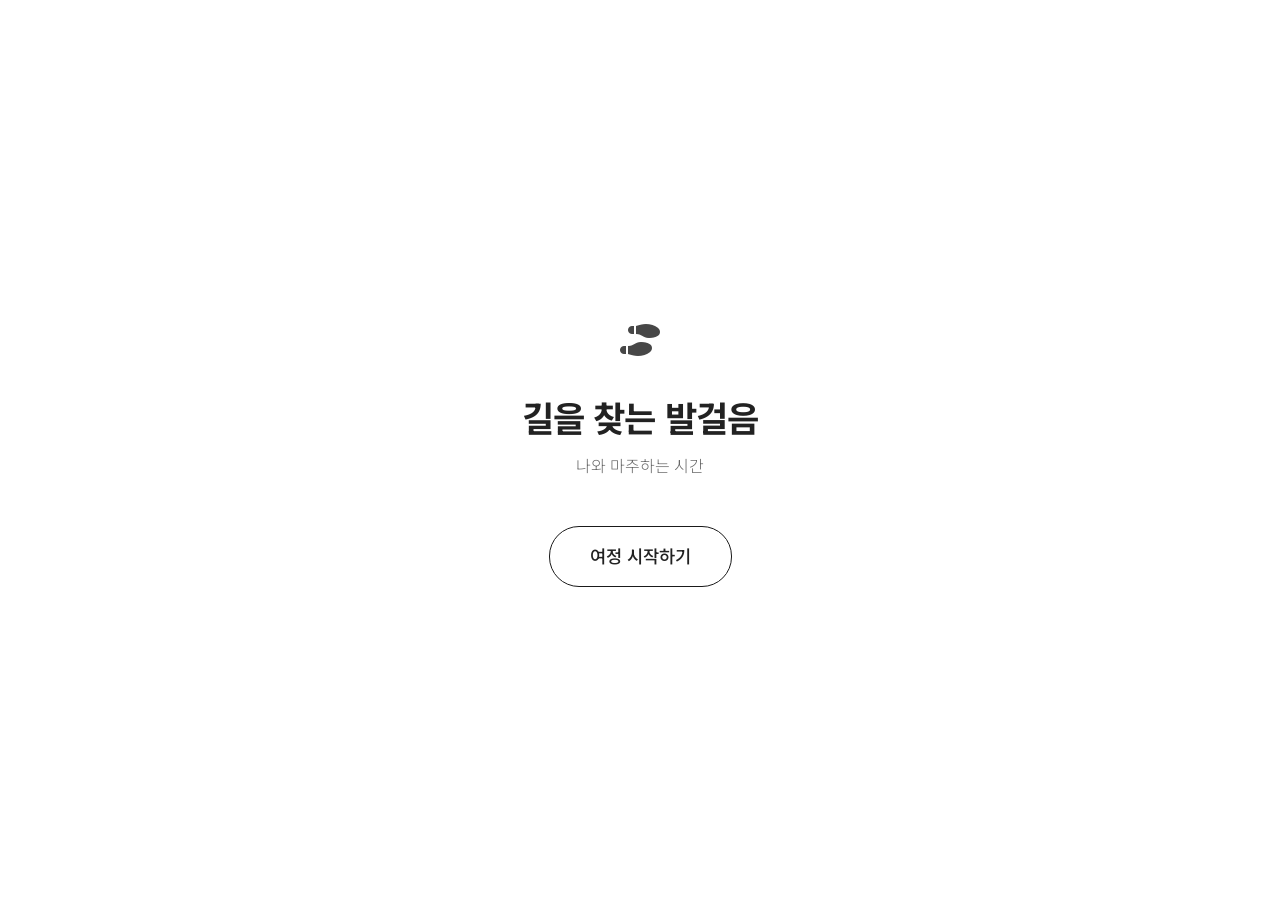
<file: index.html>
<!DOCTYPE html>
<html lang="ko">
<head>
    <meta charset="UTF-8">
    <meta name="viewport" content="width=device-width, initial-scale=1.0">
    <title>길을 찾는 발걸음 — 나와 마주하는 시간</title>

    <!-- SEO 기본 -->
    <meta name="description" content="나와 마주하는 시간. 사주 만세력, 궁합, 심리 콘텐츠로 나를 탐구하는 공간입니다.">
    <meta name="keywords" content="길을 찾는 발걸음, 사주, 만세력, 궁합, 사주풀이, 무료만세력, seeker">
    <meta name="author" content="southeastmonk">
    <meta name="robots" content="index, follow">
    <meta name="google-adsense-account" content="ca-pub-1678333999276779">
    <link rel="canonical" href="https://seeker.kr/">

    <!-- OG 태그 (카카오/SNS 공유) -->
    <meta property="og:type" content="website">
    <meta property="og:title" content="길을 찾는 발걸음 — 나와 마주하는 시간">
    <meta property="og:description" content="사주 만세력, 궁합, 심리 콘텐츠로 나를 탐구하는 공간입니다.">
    <meta property="og:url" content="https://seeker.kr/">
    <meta property="og:site_name" content="길을 찾는 발걸음">
    <meta property="og:locale" content="ko_KR">

    <!-- 트위터 카드 -->
    <meta name="twitter:card" content="summary">
    <meta name="twitter:title" content="길을 찾는 발걸음 — 나와 마주하는 시간">
    <meta name="twitter:description" content="사주 만세력, 궁합, 심리 콘텐츠로 나를 탐구하는 공간입니다.">

    <link href="https://fonts.googleapis.com/css2?family=Noto+Sans+KR:wght@300;500;700&display=swap" rel="stylesheet">
    <link rel="stylesheet" href="https://cdnjs.cloudflare.com/ajax/libs/font-awesome/6.4.0/css/all.min.css">
    <link rel="stylesheet" href="assets/css/common.css">
    <link rel="stylesheet" href="assets/css/index.css">
</head>
<body>
    <div class="container">
        <header class="hero">
            <div class="icon-box">
                <i class="fa-solid fa-shoe-prints"></i>
            </div>
            <h1 class="title">길을 찾는 발걸음</h1>
            <p class="subtitle">나와 마주하는 시간</p>
        </header>

        <main class="action-area">
            <a href="main.html" class="btn-start">여정 시작하기</a>
        </main>
    </div>
</body>
</html>
</file>
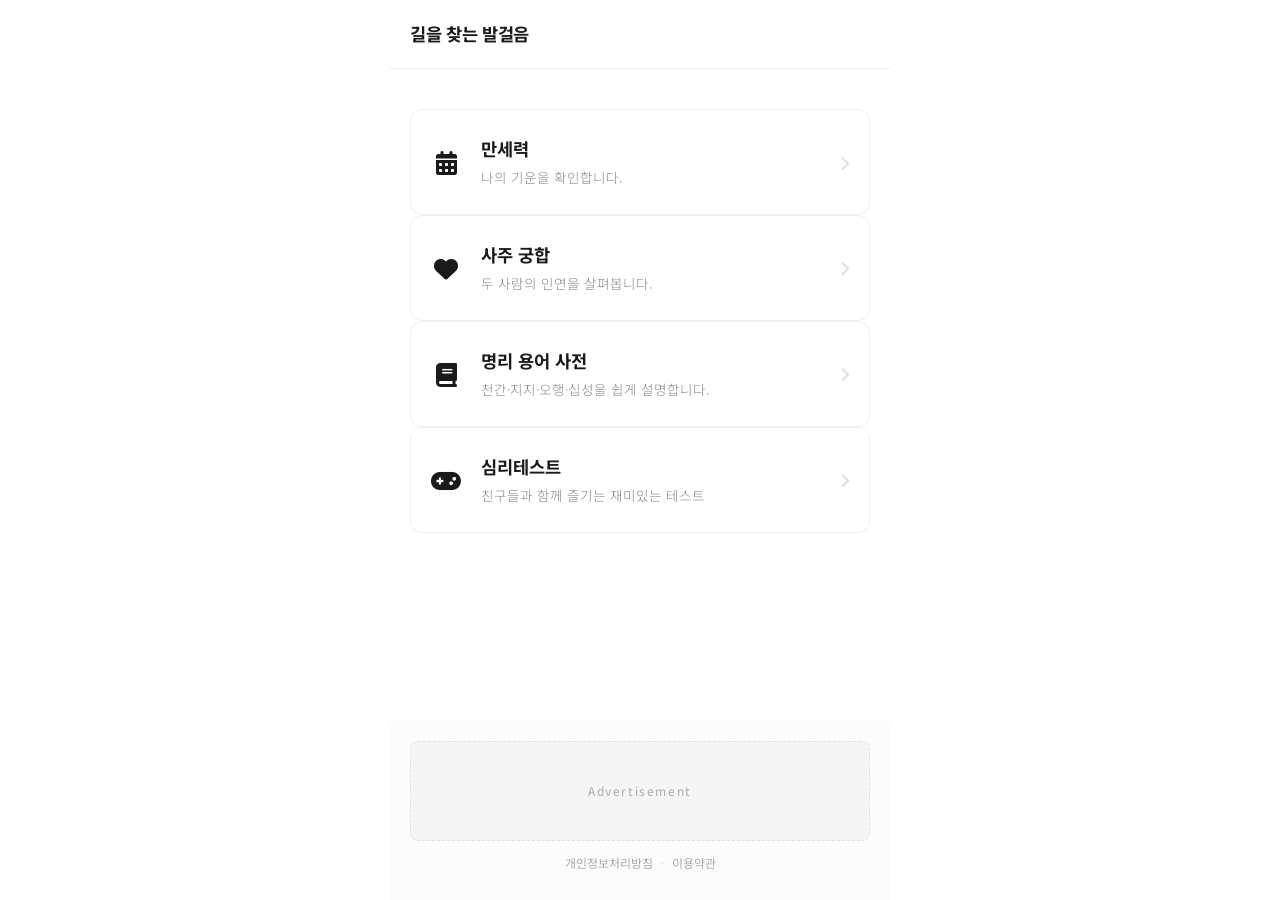
<file: main.html>
<!DOCTYPE html>
<html lang="ko">
<head>
    <meta charset="UTF-8">
    <meta name="viewport" content="width=device-width, initial-scale=1.0">
    <title>콘텐츠 목록 — 길을 찾는 발걸음</title>

    <!-- SEO 기본 -->
    <meta name="description" content="사주 만세력, 사주 궁합 등 나를 탐구하는 다양한 콘텐츠를 만나보세요.">
    <meta name="keywords" content="만세력, 사주궁합, 사주팔자, 무료사주, 길을찾는발걸음, seeker">
    <meta name="author" content="southeastmonk">
    <meta name="robots" content="index, follow">
    <meta name="google-adsense-account" content="ca-pub-1678333999276779">
    <link rel="canonical" href="https://seeker.kr/main.html">

    <!-- OG 태그 -->
    <meta property="og:type" content="website">
    <meta property="og:title" content="콘텐츠 목록 — 길을 찾는 발걸음">
    <meta property="og:description" content="사주 만세력, 사주 궁합 등 나를 탐구하는 다양한 콘텐츠를 만나보세요.">
    <meta property="og:url" content="https://seeker.kr/main.html">
    <meta property="og:site_name" content="길을 찾는 발걸음">
    <meta property="og:locale" content="ko_KR">

    <link href="https://fonts.googleapis.com/css2?family=Noto+Sans+KR:wght@300;500;700&display=swap" rel="stylesheet">
    <link rel="stylesheet" href="https://cdnjs.cloudflare.com/ajax/libs/font-awesome/6.4.0/css/all.min.css">
    <link rel="stylesheet" href="assets/css/common.css">
    <link rel="stylesheet" href="assets/css/main.css">
</head>
<body>
    <div class="hub-wrapper">
        <header class="hub-header">
            <a href="index.html" class="logo-text">길을 찾는 발걸음</a>
        </header>

        <main class="hub-content">
            <div class="contents-grid">
                <a href="contents/manse/manse.html" class="content-card">
                    <div class="card-icon">
                        <i class="fa-solid fa-calendar-days"></i>
                    </div>
                    <div class="card-info">
                        <h3>만세력</h3>
                        <p>나의 기운을 확인합니다.</p>
                    </div>
                    <div class="card-arrow">
                        <i class="fa-solid fa-chevron-right"></i>
                    </div>
                </a>

                <a href="contents/gunhap/gunhap.html" class="content-card">
                    <div class="card-icon">
                        <i class="fa-solid fa-heart"></i>
                    </div>
                    <div class="card-info">
                        <h3>사주 궁합</h3>
                        <p>두 사람의 인연을 살펴봅니다.</p>
                    </div>
                    <div class="card-arrow">
                        <i class="fa-solid fa-chevron-right"></i>
                    </div>
                </a>

                <a href="contents/dictionary/dictionary.html" class="content-card">
                    <div class="card-icon">
                        <i class="fa-solid fa-book"></i>
                    </div>
                    <div class="card-info">
                        <h3>명리 용어 사전</h3>
                        <p>천간·지지·오행·십성을 쉽게 설명합니다.</p>
                    </div>
                    <div class="card-arrow">
                        <i class="fa-solid fa-chevron-right"></i>
                    </div>
                </a>

                <a href="test.html" class="content-card">
                    <div class="card-icon">
                        <i class="fa-solid fa-gamepad"></i>
                    </div>
                    <div class="card-info">
                        <h3>심리테스트</h3>
                        <p>친구들과 함께 즐기는 재미있는 테스트</p>
                    </div>
                    <div class="card-arrow">
                        <i class="fa-solid fa-chevron-right"></i>
                    </div>
                </a>
            </div>
        </main>

        <footer class="hub-footer">
            <div class="ad-placeholder">
                <p>Advertisement</p>
            </div>
            <div class="footer-links">
                <a href="privacy.html">개인정보처리방침</a>
                <span>·</span>
                <a href="terms.html">이용약관</a>
            </div>
        </footer>
    </div>
</body>
</html>
<style>
.footer-links {
  display: flex;
  align-items: center;
  justify-content: center;
  gap: 8px;
  margin-top: 12px;
  padding-bottom: 8px;
}
.footer-links a {
  font-size: 0.75rem;
  color: #aaaaaa;
  text-decoration: none;
}
.footer-links a:hover { color: #1a1a1a; }
.footer-links span { font-size: 0.75rem; color: #dddddd; }
</style>
</file>
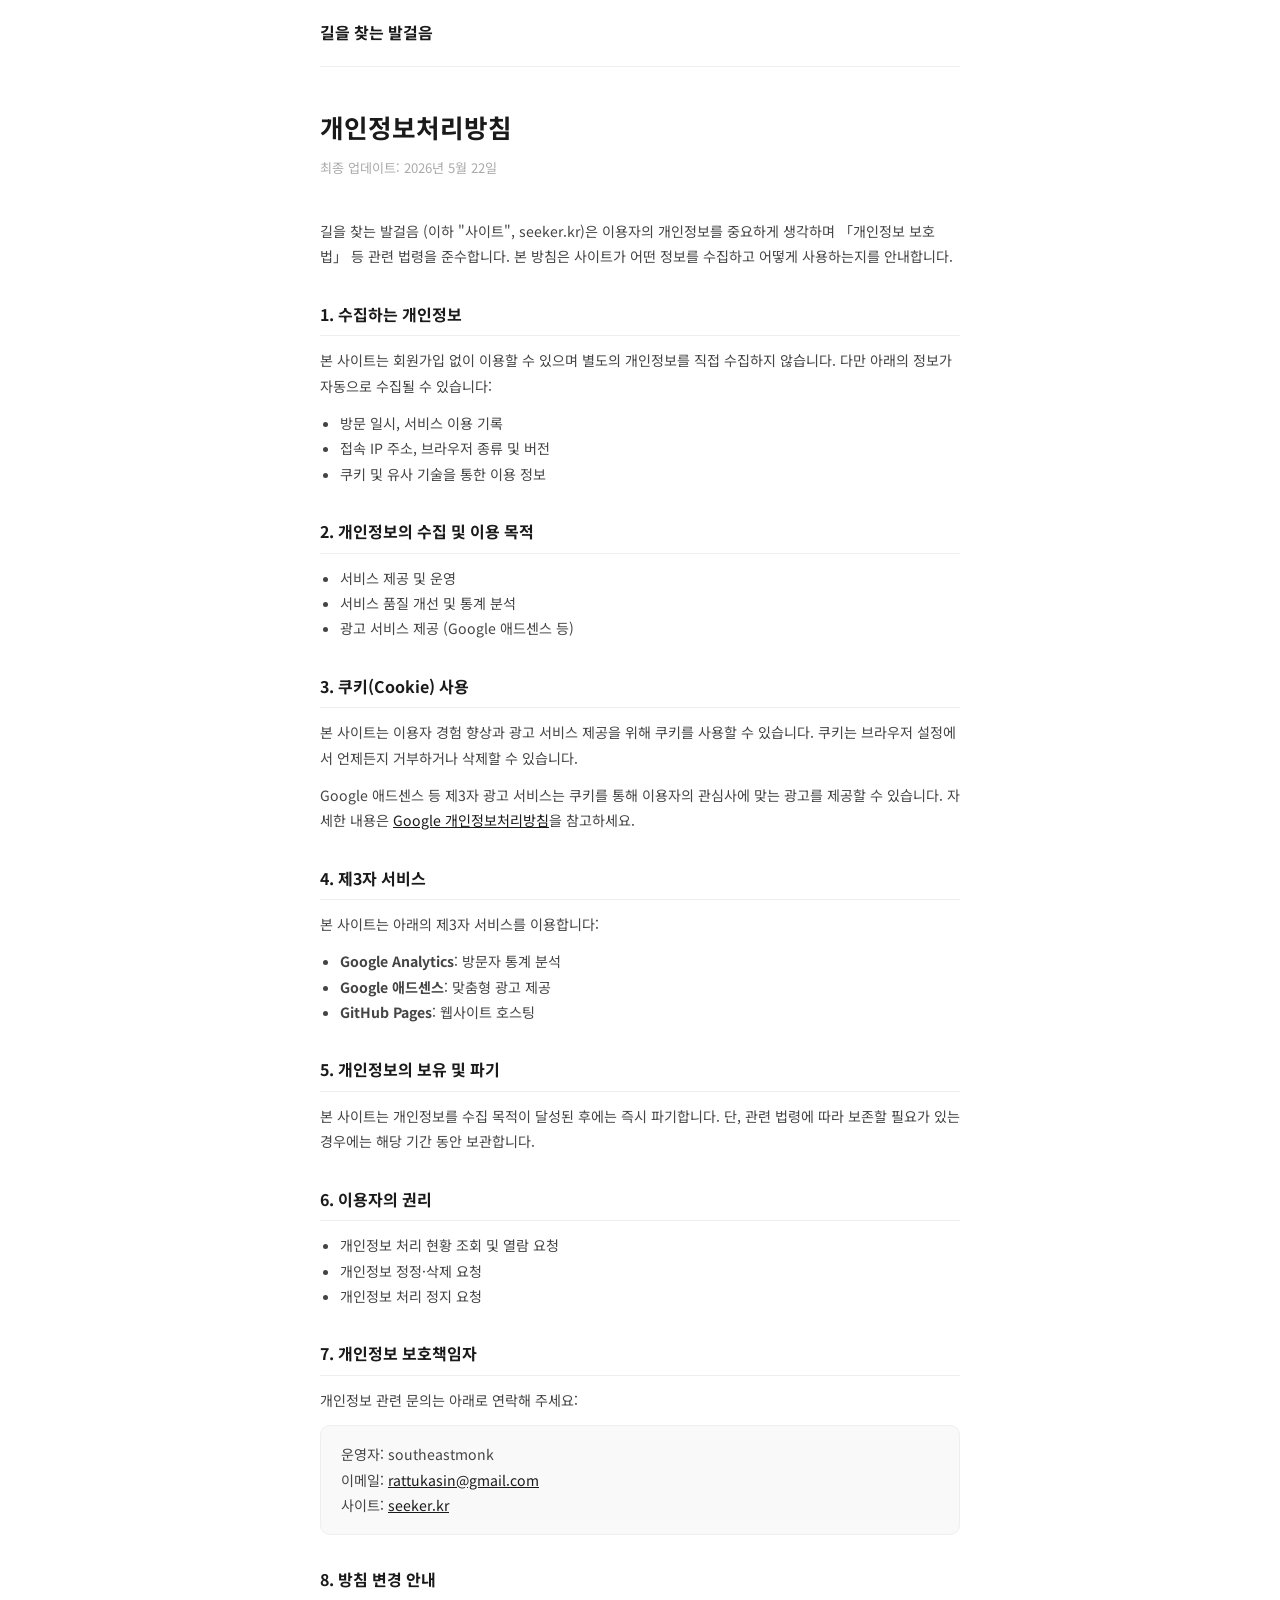
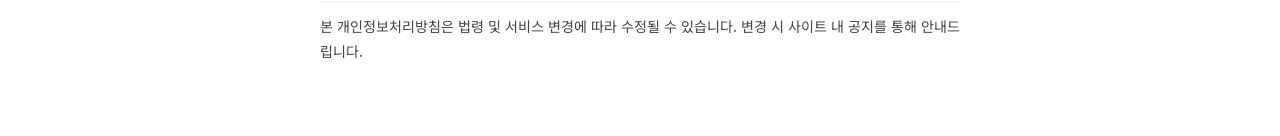
<file: privacy.html>
<!DOCTYPE html>
<html lang="ko">
<head>
  <meta charset="UTF-8">
  <meta name="viewport" content="width=device-width, initial-scale=1.0">
  <title>개인정보처리방침 — 길을 찾는 발걸음</title>
  <link href="https://fonts.googleapis.com/css2?family=Noto+Sans+KR:wght@300;400;500;700&display=swap" rel="stylesheet">
  <style>
    * { box-sizing: border-box; margin: 0; padding: 0; }
    body {
      font-family: 'Noto Sans KR', sans-serif;
      background: #ffffff;
      color: #222222;
      line-height: 1.6;
    }
    .wrap {
      max-width: 680px;
      margin: 0 auto;
      padding: 0 20px 60px;
    }
    .header {
      padding: 20px 0;
      border-bottom: 1px solid #eeeeee;
      margin-bottom: 40px;
    }
    .header a {
      font-size: 1rem;
      font-weight: 700;
      color: #1a1a1a;
      text-decoration: none;
    }
    h1 {
      font-size: 1.6rem;
      font-weight: 700;
      color: #1a1a1a;
      margin-bottom: 8px;
    }
    .updated {
      font-size: 0.82rem;
      color: #aaaaaa;
      margin-bottom: 40px;
    }
    h2 {
      font-size: 1rem;
      font-weight: 700;
      color: #1a1a1a;
      margin: 32px 0 12px;
      padding-bottom: 8px;
      border-bottom: 1px solid #eeeeee;
    }
    p {
      font-size: 0.88rem;
      color: #444444;
      line-height: 1.8;
      margin-bottom: 12px;
    }
    ul {
      padding-left: 20px;
      margin-bottom: 12px;
    }
    ul li {
      font-size: 0.88rem;
      color: #444444;
      line-height: 1.8;
    }
    .contact-box {
      background: #f9f9f9;
      border: 1px solid #eeeeee;
      border-radius: 10px;
      padding: 16px 20px;
      margin-top: 12px;
    }
    .contact-box p { margin: 0; }
    a { color: #1a1a1a; }
  </style>
</head>
<body>
<div class="wrap">

  <div class="header">
    <a href="/main.html">길을 찾는 발걸음</a>
  </div>

  <h1>개인정보처리방침</h1>
  <p class="updated">최종 업데이트: 2026년 5월 22일</p>

  <p>길을 찾는 발걸음 (이하 "사이트", seeker.kr)은 이용자의 개인정보를 중요하게 생각하며 「개인정보 보호법」 등 관련 법령을 준수합니다. 본 방침은 사이트가 어떤 정보를 수집하고 어떻게 사용하는지를 안내합니다.</p>

  <h2>1. 수집하는 개인정보</h2>
  <p>본 사이트는 회원가입 없이 이용할 수 있으며 별도의 개인정보를 직접 수집하지 않습니다. 다만 아래의 정보가 자동으로 수집될 수 있습니다:</p>
  <ul>
    <li>방문 일시, 서비스 이용 기록</li>
    <li>접속 IP 주소, 브라우저 종류 및 버전</li>
    <li>쿠키 및 유사 기술을 통한 이용 정보</li>
  </ul>

  <h2>2. 개인정보의 수집 및 이용 목적</h2>
  <ul>
    <li>서비스 제공 및 운영</li>
    <li>서비스 품질 개선 및 통계 분석</li>
    <li>광고 서비스 제공 (Google 애드센스 등)</li>
  </ul>

  <h2>3. 쿠키(Cookie) 사용</h2>
  <p>본 사이트는 이용자 경험 향상과 광고 서비스 제공을 위해 쿠키를 사용할 수 있습니다. 쿠키는 브라우저 설정에서 언제든지 거부하거나 삭제할 수 있습니다.</p>
  <p>Google 애드센스 등 제3자 광고 서비스는 쿠키를 통해 이용자의 관심사에 맞는 광고를 제공할 수 있습니다. 자세한 내용은 <a href="https://policies.google.com/privacy" target="_blank">Google 개인정보처리방침</a>을 참고하세요.</p>

  <h2>4. 제3자 서비스</h2>
  <p>본 사이트는 아래의 제3자 서비스를 이용합니다:</p>
  <ul>
    <li><strong>Google Analytics</strong>: 방문자 통계 분석</li>
    <li><strong>Google 애드센스</strong>: 맞춤형 광고 제공</li>
    <li><strong>GitHub Pages</strong>: 웹사이트 호스팅</li>
  </ul>

  <h2>5. 개인정보의 보유 및 파기</h2>
  <p>본 사이트는 개인정보를 수집 목적이 달성된 후에는 즉시 파기합니다. 단, 관련 법령에 따라 보존할 필요가 있는 경우에는 해당 기간 동안 보관합니다.</p>

  <h2>6. 이용자의 권리</h2>
  <ul>
    <li>개인정보 처리 현황 조회 및 열람 요청</li>
    <li>개인정보 정정·삭제 요청</li>
    <li>개인정보 처리 정지 요청</li>
  </ul>

  <h2>7. 개인정보 보호책임자</h2>
  <p>개인정보 관련 문의는 아래로 연락해 주세요:</p>
  <div class="contact-box">
    <p>
      운영자: southeastmonk<br>
      이메일: <a href="mailto:rattukasin@gmail.com">rattukasin@gmail.com</a><br>
      사이트: <a href="https://seeker.kr">seeker.kr</a>
    </p>
  </div>

  <h2>8. 방침 변경 안내</h2>
  <p>본 개인정보처리방침은 법령 및 서비스 변경에 따라 수정될 수 있습니다. 변경 시 사이트 내 공지를 통해 안내드립니다.</p>

</div>
</body>
</html>
</file>
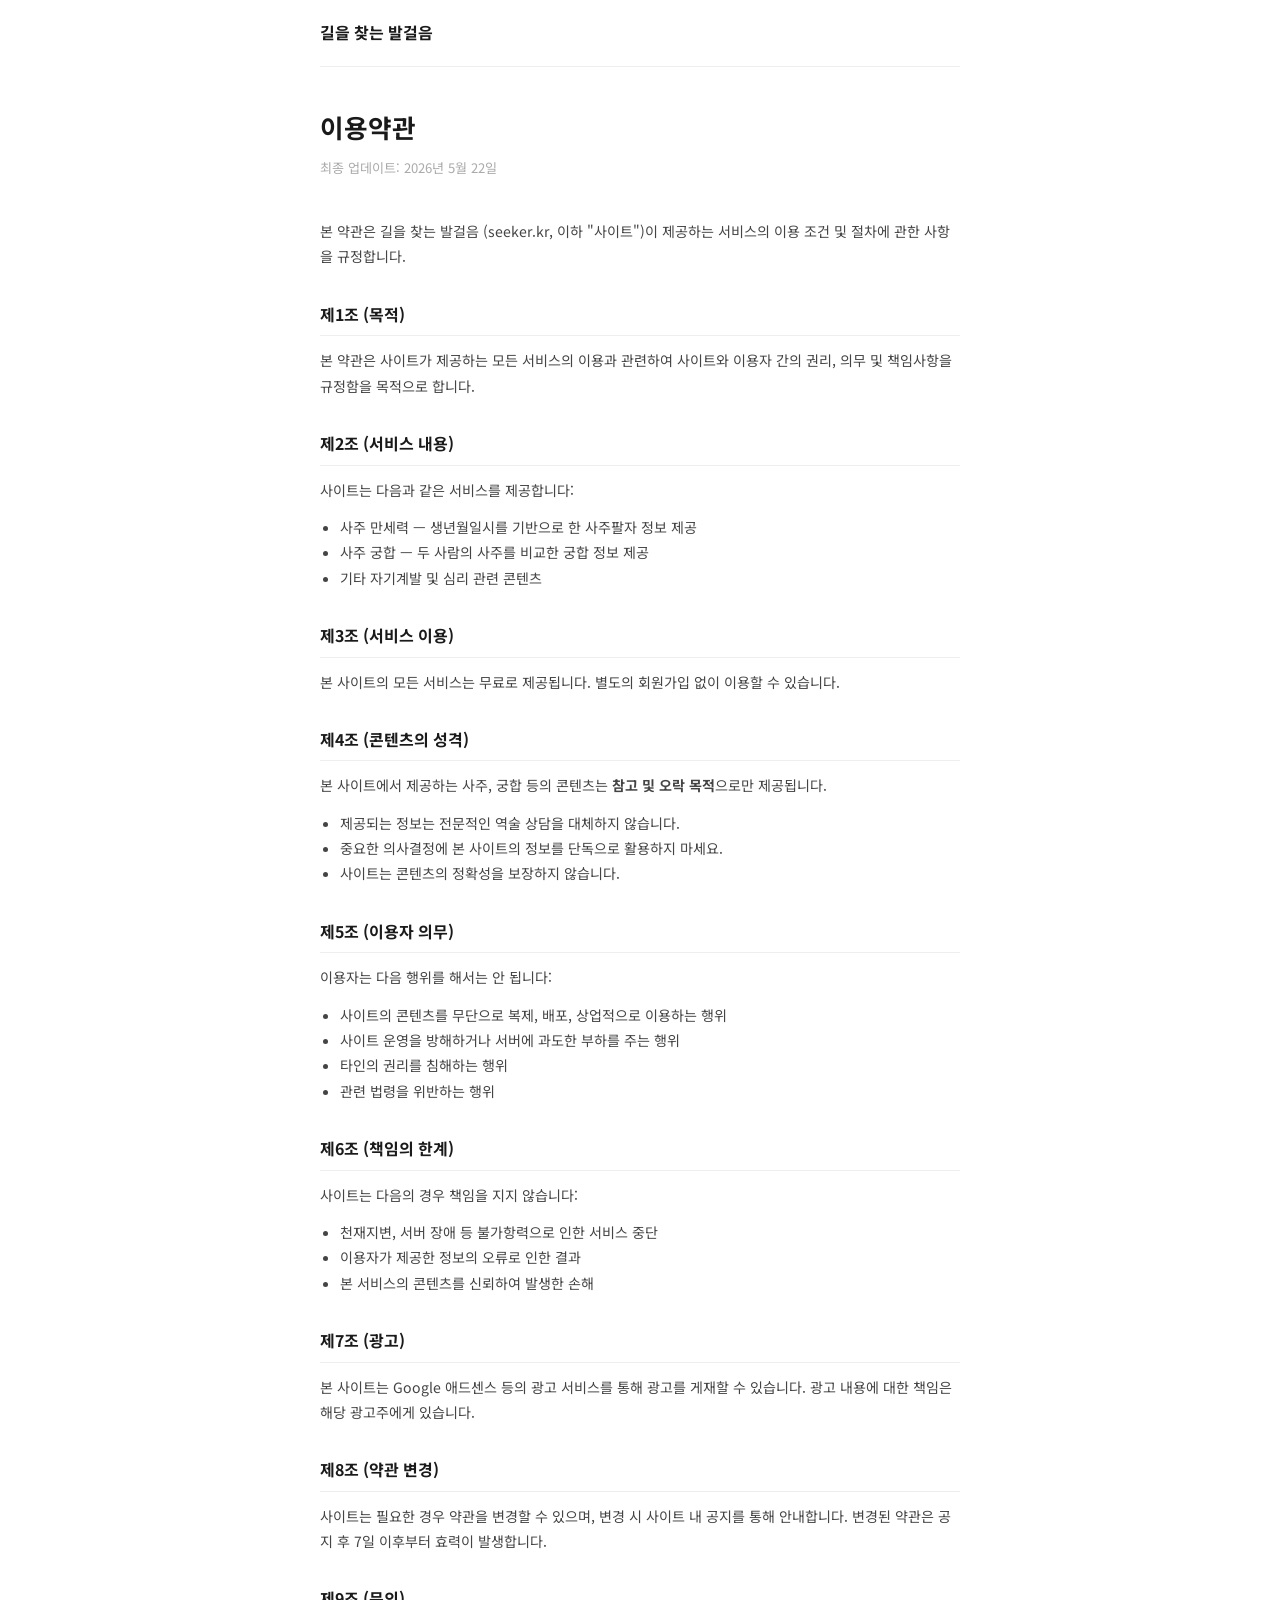
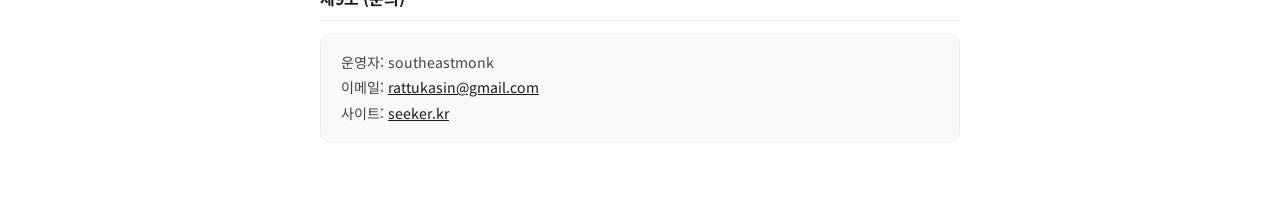
<file: terms.html>
<!DOCTYPE html>
<html lang="ko">
<head>
  <meta charset="UTF-8">
  <meta name="viewport" content="width=device-width, initial-scale=1.0">
  <title>이용약관 — 길을 찾는 발걸음</title>
  <link href="https://fonts.googleapis.com/css2?family=Noto+Sans+KR:wght@300;400;500;700&display=swap" rel="stylesheet">
  <style>
    * { box-sizing: border-box; margin: 0; padding: 0; }
    body {
      font-family: 'Noto Sans KR', sans-serif;
      background: #ffffff;
      color: #222222;
      line-height: 1.6;
    }
    .wrap {
      max-width: 680px;
      margin: 0 auto;
      padding: 0 20px 60px;
    }
    .header {
      padding: 20px 0;
      border-bottom: 1px solid #eeeeee;
      margin-bottom: 40px;
    }
    .header a {
      font-size: 1rem;
      font-weight: 700;
      color: #1a1a1a;
      text-decoration: none;
    }
    h1 {
      font-size: 1.6rem;
      font-weight: 700;
      color: #1a1a1a;
      margin-bottom: 8px;
    }
    .updated {
      font-size: 0.82rem;
      color: #aaaaaa;
      margin-bottom: 40px;
    }
    h2 {
      font-size: 1rem;
      font-weight: 700;
      color: #1a1a1a;
      margin: 32px 0 12px;
      padding-bottom: 8px;
      border-bottom: 1px solid #eeeeee;
    }
    p {
      font-size: 0.88rem;
      color: #444444;
      line-height: 1.8;
      margin-bottom: 12px;
    }
    ul {
      padding-left: 20px;
      margin-bottom: 12px;
    }
    ul li {
      font-size: 0.88rem;
      color: #444444;
      line-height: 1.8;
    }
    .contact-box {
      background: #f9f9f9;
      border: 1px solid #eeeeee;
      border-radius: 10px;
      padding: 16px 20px;
      margin-top: 12px;
    }
    .contact-box p { margin: 0; }
    a { color: #1a1a1a; }
  </style>
</head>
<body>
<div class="wrap">

  <div class="header">
    <a href="/main.html">길을 찾는 발걸음</a>
  </div>

  <h1>이용약관</h1>
  <p class="updated">최종 업데이트: 2026년 5월 22일</p>

  <p>본 약관은 길을 찾는 발걸음 (seeker.kr, 이하 "사이트")이 제공하는 서비스의 이용 조건 및 절차에 관한 사항을 규정합니다.</p>

  <h2>제1조 (목적)</h2>
  <p>본 약관은 사이트가 제공하는 모든 서비스의 이용과 관련하여 사이트와 이용자 간의 권리, 의무 및 책임사항을 규정함을 목적으로 합니다.</p>

  <h2>제2조 (서비스 내용)</h2>
  <p>사이트는 다음과 같은 서비스를 제공합니다:</p>
  <ul>
    <li>사주 만세력 — 생년월일시를 기반으로 한 사주팔자 정보 제공</li>
    <li>사주 궁합 — 두 사람의 사주를 비교한 궁합 정보 제공</li>
    <li>기타 자기계발 및 심리 관련 콘텐츠</li>
  </ul>

  <h2>제3조 (서비스 이용)</h2>
  <p>본 사이트의 모든 서비스는 무료로 제공됩니다. 별도의 회원가입 없이 이용할 수 있습니다.</p>

  <h2>제4조 (콘텐츠의 성격)</h2>
  <p>본 사이트에서 제공하는 사주, 궁합 등의 콘텐츠는 <strong>참고 및 오락 목적</strong>으로만 제공됩니다.</p>
  <ul>
    <li>제공되는 정보는 전문적인 역술 상담을 대체하지 않습니다.</li>
    <li>중요한 의사결정에 본 사이트의 정보를 단독으로 활용하지 마세요.</li>
    <li>사이트는 콘텐츠의 정확성을 보장하지 않습니다.</li>
  </ul>

  <h2>제5조 (이용자 의무)</h2>
  <p>이용자는 다음 행위를 해서는 안 됩니다:</p>
  <ul>
    <li>사이트의 콘텐츠를 무단으로 복제, 배포, 상업적으로 이용하는 행위</li>
    <li>사이트 운영을 방해하거나 서버에 과도한 부하를 주는 행위</li>
    <li>타인의 권리를 침해하는 행위</li>
    <li>관련 법령을 위반하는 행위</li>
  </ul>

  <h2>제6조 (책임의 한계)</h2>
  <p>사이트는 다음의 경우 책임을 지지 않습니다:</p>
  <ul>
    <li>천재지변, 서버 장애 등 불가항력으로 인한 서비스 중단</li>
    <li>이용자가 제공한 정보의 오류로 인한 결과</li>
    <li>본 서비스의 콘텐츠를 신뢰하여 발생한 손해</li>
  </ul>

  <h2>제7조 (광고)</h2>
  <p>본 사이트는 Google 애드센스 등의 광고 서비스를 통해 광고를 게재할 수 있습니다. 광고 내용에 대한 책임은 해당 광고주에게 있습니다.</p>

  <h2>제8조 (약관 변경)</h2>
  <p>사이트는 필요한 경우 약관을 변경할 수 있으며, 변경 시 사이트 내 공지를 통해 안내합니다. 변경된 약관은 공지 후 7일 이후부터 효력이 발생합니다.</p>

  <h2>제9조 (문의)</h2>
  <div class="contact-box">
    <p>
      운영자: southeastmonk<br>
      이메일: <a href="mailto:rattukasin@gmail.com">rattukasin@gmail.com</a><br>
      사이트: <a href="https://seeker.kr">seeker.kr</a>
    </p>
  </div>

</div>
</body>
</html>
</file>
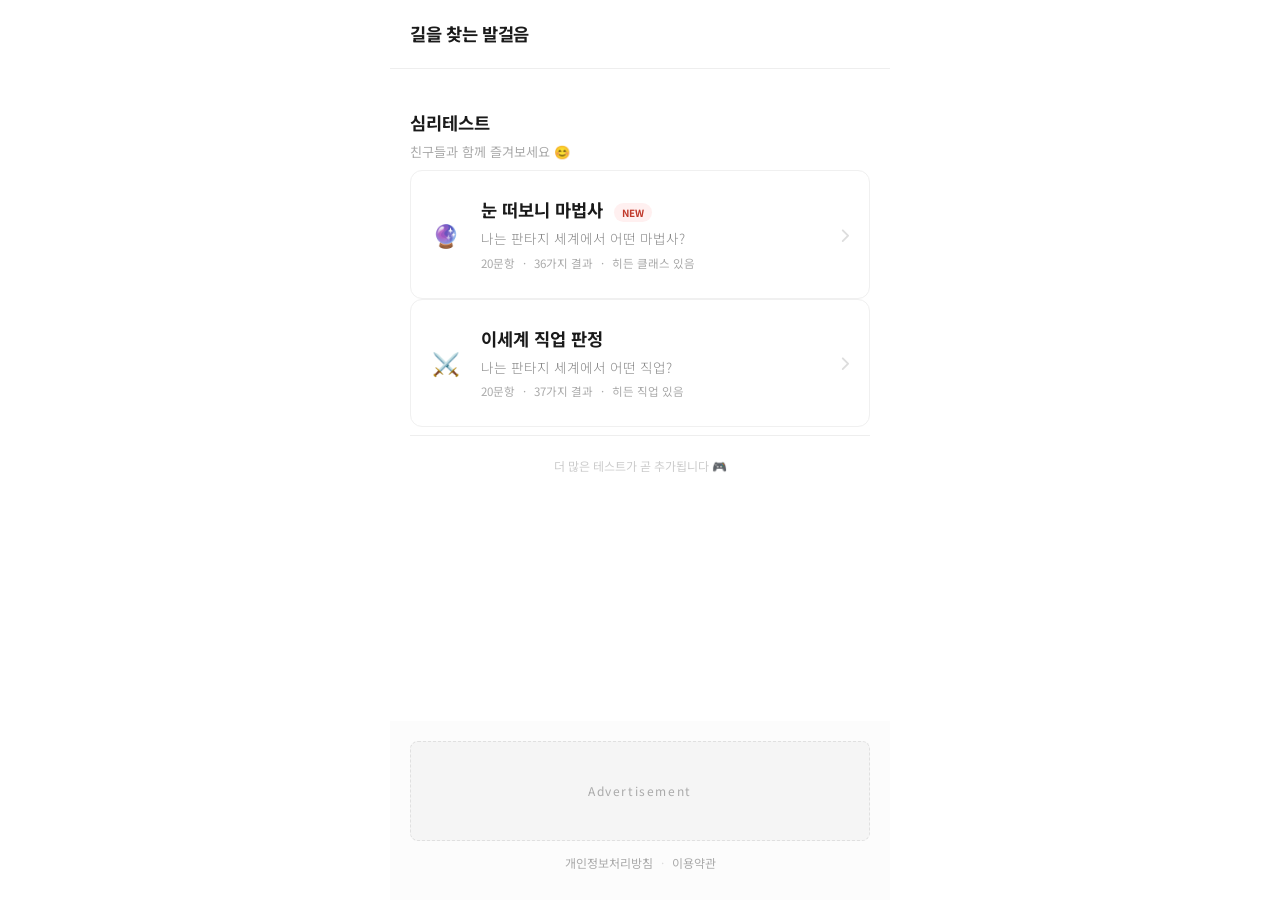
<file: test.html>
<!DOCTYPE html>
<html lang="ko">
<head>
  <meta charset="UTF-8">
  <meta name="viewport" content="width=device-width, initial-scale=1.0, maximum-scale=1.0">
  <title>심리테스트 목록 — 길을 찾는 발걸음</title>
  <meta name="description" content="재미있는 심리테스트 모음. 이세계 마법사 판정, 이세계 직업 판정 등 다양한 테스트를 즐겨보세요.">
  <meta name="keywords" content="심리테스트, 이세계마법사테스트, 이세계직업테스트, 성격테스트, 재미있는테스트, 판타지마법사">
  <meta name="google-adsense-account" content="ca-pub-1678333999276779">
  <meta property="og:title" content="심리테스트 목록 — 길을 찾는 발걸음">
  <meta property="og:description" content="재미있는 심리테스트 모음. 이세계 마법사, 이세계 직업 판정 등 다양한 테스트!">
  <meta property="og:url" content="https://seeker.kr/test.html">
  <link href="https://fonts.googleapis.com/css2?family=Noto+Sans+KR:wght@300;400;500;700&display=swap" rel="stylesheet">
  <link rel="stylesheet" href="https://cdnjs.cloudflare.com/ajax/libs/font-awesome/6.4.0/css/all.min.css">
  <link rel="stylesheet" href="assets/css/common.css">
  <link rel="stylesheet" href="assets/css/main.css">
  <style>
    .test-badge {
      font-size: 0.62rem;
      padding: 2px 8px;
      border-radius: 20px;
      font-weight: 700;
      margin-left: 6px;
    }
    .badge-new { background: #fff0f0; color: #c0392b; }
    .badge-hot { background: #fff8e0; color: #e67e00; }
    .test-meta {
      display: flex;
      align-items: center;
      gap: 8px;
      margin-top: 4px;
      font-size: 0.72rem;
      color: #aaaaaa;
    }
  </style>
</head>
<body>
<div class="hub-wrapper">
  <header class="hub-header">
    <a href="index.html" class="logo-text">길을 찾는 발걸음</a>
  </header>

  <main class="hub-content">
    <div style="padding: 0 0 8px">
      <h2 style="font-size:1.1rem;font-weight:700;color:#1a1a1a;margin-bottom:4px">심리테스트</h2>
      <p style="font-size:0.82rem;color:#aaaaaa">친구들과 함께 즐겨보세요 😊</p>
    </div>

    <div class="contents-grid">

      <!-- 눈 떠보니 마법사 (신규) -->
      <a href="contents/test/wizard-test.html" class="content-card">
        <div class="card-icon" style="font-size:1.4rem">🔮</div>
        <div class="card-info">
          <h3>
            눈 떠보니 마법사
            <span class="test-badge badge-new">NEW</span>
          </h3>
          <p>나는 판타지 세계에서 어떤 마법사?</p>
          <div class="test-meta">
            <span>20문항</span>
            <span>·</span>
            <span>36가지 결과</span>
            <span>·</span>
            <span>히든 클래스 있음</span>
          </div>
        </div>
        <div class="card-arrow">
          <i class="fa-solid fa-chevron-right"></i>
        </div>
      </a>

      <!-- 이세계 직업 판정 -->
      <a href="contents/test/fantasy-test.html" class="content-card">
        <div class="card-icon" style="font-size:1.4rem">⚔️</div>
        <div class="card-info">
          <h3>이세계 직업 판정</h3>
          <p>나는 판타지 세계에서 어떤 직업?</p>
          <div class="test-meta">
            <span>20문항</span>
            <span>·</span>
            <span>37가지 결과</span>
            <span>·</span>
            <span>히든 직업 있음</span>
          </div>
        </div>
        <div class="card-arrow">
          <i class="fa-solid fa-chevron-right"></i>
        </div>
      </a>

    </div>

    <div style="padding: 20px 0 8px;margin-top:8px;border-top:1px solid #eeeeee">
      <p style="font-size:0.75rem;color:#cccccc;text-align:center">더 많은 테스트가 곧 추가됩니다 🎮</p>
    </div>
  </main>

  <footer class="hub-footer">
    <div class="ad-placeholder"><p>Advertisement</p></div>
    <div class="footer-links">
      <a href="privacy.html">개인정보처리방침</a>
      <span>·</span>
      <a href="terms.html">이용약관</a>
    </div>
  </footer>
</div>
<style>
.footer-links {
  display: flex; align-items: center; justify-content: center;
  gap: 8px; margin-top: 12px; padding-bottom: 8px;
}
.footer-links a { font-size: 0.75rem; color: #aaaaaa; text-decoration: none; }
.footer-links a:hover { color: #1a1a1a; }
.footer-links span { font-size: 0.75rem; color: #dddddd; }
</style>
</body>
</html>
</file>
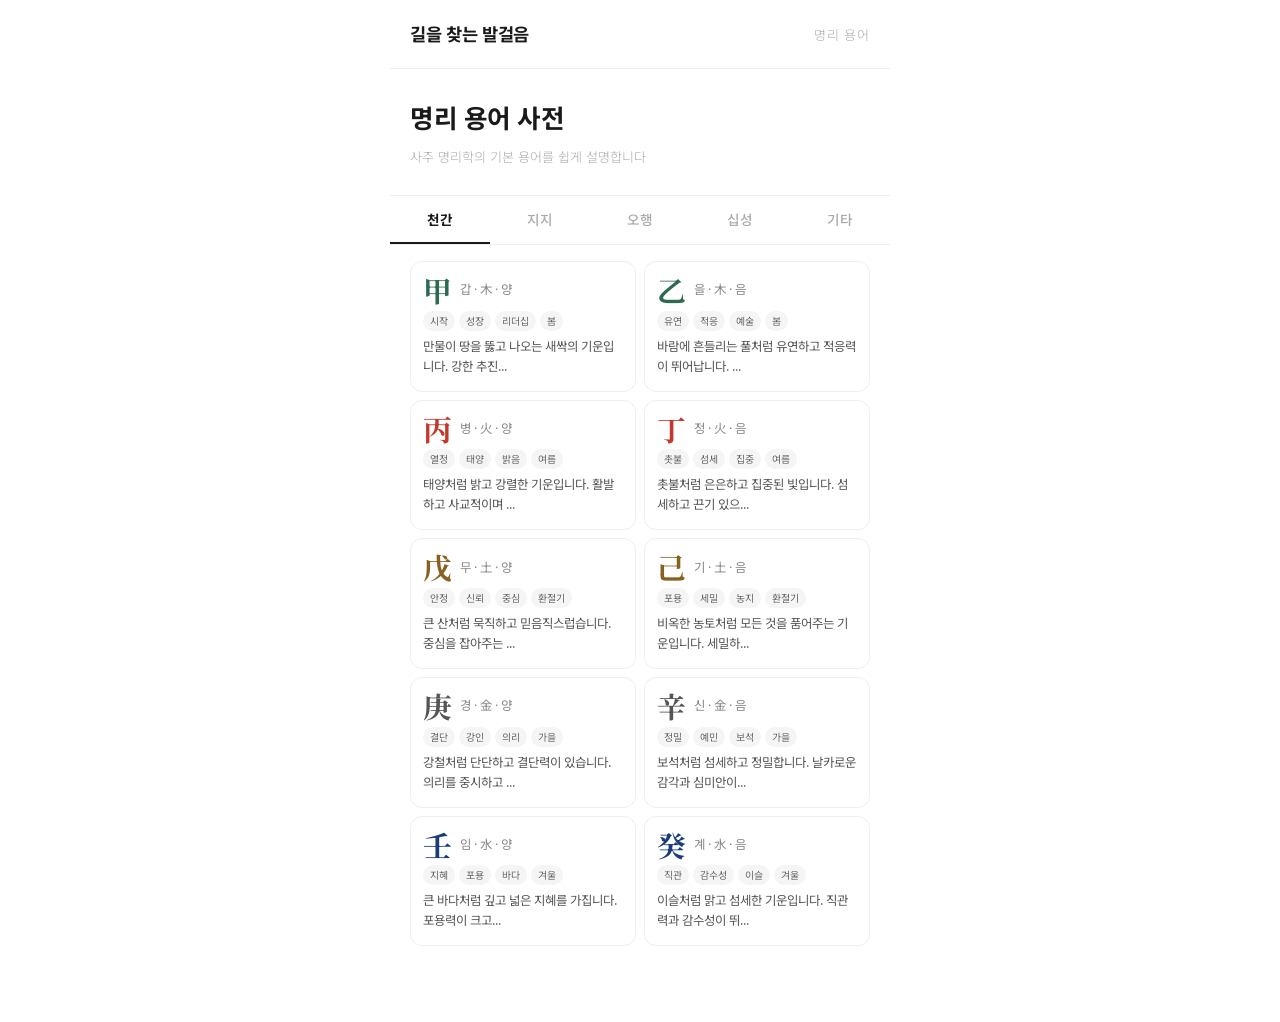
<file: contents/dictionary/dictionary.html>
<!DOCTYPE html>
<html lang="ko">
<head>
  <meta charset="UTF-8">
  <meta name="viewport" content="width=device-width, initial-scale=1.0, maximum-scale=1.0">
  <title>명리 용어 사전 — 천간·지지·오행·십성 | 길을 찾는 발걸음</title>

  <!-- SEO -->
  <meta name="description" content="사주 명리학 용어를 쉽게 설명합니다. 천간(갑을병정무기경신임계), 지지(자축인묘진사오미신유술해), 오행, 십성까지 한눈에.">
  <meta name="keywords" content="명리용어, 천간, 지지, 오행, 십성, 사주용어, 갑을병정, 자축인묘, 음양오행, 사주입문">
  <meta name="author" content="southeastmonk">
  <meta name="robots" content="index, follow">
  <meta name="google-adsense-account" content="ca-pub-1678333999276779">
  <link rel="canonical" href="https://seeker.kr/contents/dictionary/dictionary.html">
  <meta property="og:type" content="website">
  <meta property="og:title" content="명리 용어 사전 — 길을 찾는 발걸음">
  <meta property="og:description" content="천간·지지·오행·십성 등 사주 명리학 용어를 쉽게 설명합니다.">
  <meta property="og:url" content="https://seeker.kr/contents/dictionary/dictionary.html">
  <meta property="og:site_name" content="길을 찾는 발걸음">
  <meta property="og:locale" content="ko_KR">

  <link href="https://fonts.googleapis.com/css2?family=Noto+Serif+KR:wght@400;600;700;900&family=Noto+Sans+KR:wght@300;400;500;700&display=swap" rel="stylesheet">
  <link rel="stylesheet" href="../../assets/css/common.css">
  <link rel="stylesheet" href="../../assets/css/manse.css">
  <style>
    /* 사전 전용 스타일 */
    .dict-grid {
      display: grid;
      grid-template-columns: repeat(2, 1fr);
      gap: 8px;
      padding: 16px 20px;
    }

    .dict-card {
      border: 1px solid #eeeeee;
      border-radius: 12px;
      padding: 14px 12px;
      background: #ffffff;
      cursor: pointer;
      transition: all 0.15s;
    }

    .dict-card:active { transform: scale(0.97); background: #f9f9f9; }

    .dict-card-top {
      display: flex;
      align-items: center;
      gap: 8px;
      margin-bottom: 6px;
    }

    .dict-hanja {
      font-family: 'Noto Serif KR', serif;
      font-size: 1.8rem;
      font-weight: 700;
      line-height: 1;
    }

    .dict-kor {
      font-size: 0.78rem;
      color: #888888;
    }

    .dict-badges {
      display: flex;
      gap: 4px;
      flex-wrap: wrap;
    }

    .dict-badge {
      font-size: 0.62rem;
      padding: 2px 7px;
      border-radius: 10px;
      background: #f5f5f5;
      color: #666666;
    }

    .dict-desc {
      font-size: 0.78rem;
      color: #555555;
      line-height: 1.6;
      margin-top: 6px;
    }

    /* 오행 색상 */
    .c-wood  { color: #2d6a4f; }
    .c-fire  { color: #c0392b; }
    .c-earth { color: #8a6020; }
    .c-metal { color: #555555; }
    .c-water { color: #1a3d7a; }

    /* 오행 배경 */
    .bg-wood  { background: #f0f7f3; }
    .bg-fire  { background: #fff5f4; }
    .bg-earth { background: #fdf8f0; }
    .bg-metal { background: #f5f5f5; }
    .bg-water { background: #f0f4fa; }

    /* 오행 카드 (1열) */
    .oheng-dict-grid {
      display: grid;
      grid-template-columns: 1fr;
      gap: 8px;
      padding: 16px 20px;
    }

    .oheng-dict-card {
      border: 1px solid #eeeeee;
      border-radius: 12px;
      padding: 16px;
      border-left-width: 4px;
    }

    .oheng-dict-header {
      display: flex;
      align-items: center;
      gap: 10px;
      margin-bottom: 10px;
    }

    .oheng-dict-char {
      font-family: 'Noto Serif KR', serif;
      font-size: 2rem;
      font-weight: 700;
      line-height: 1;
    }

    .oheng-dict-info { flex: 1; }

    .oheng-dict-name {
      font-size: 0.95rem;
      font-weight: 700;
      color: #1a1a1a;
    }

    .oheng-dict-sub {
      font-size: 0.72rem;
      color: #aaaaaa;
      margin-top: 2px;
    }

    .oheng-dict-kw {
      display: flex;
      flex-wrap: wrap;
      gap: 4px;
      margin-bottom: 8px;
    }

    .oheng-kw-tag {
      font-size: 0.68rem;
      padding: 3px 8px;
      border-radius: 20px;
      background: rgba(0,0,0,0.05);
      color: #555555;
    }

    .oheng-dict-desc {
      font-size: 0.82rem;
      color: #444444;
      line-height: 1.7;
    }

    /* 십성 카드 */
    .sipsung-dict-grid {
      display: grid;
      grid-template-columns: 1fr;
      gap: 8px;
      padding: 16px 20px;
    }

    .sipsung-dict-card {
      border: 1px solid #eeeeee;
      border-radius: 12px;
      padding: 14px 16px;
      cursor: pointer;
      transition: all 0.15s;
    }

    .sipsung-dict-card:active { background: #f9f9f9; }

    .sipsung-dict-header {
      display: flex;
      align-items: center;
      gap: 10px;
      margin-bottom: 6px;
    }

    .sipsung-dict-name {
      font-family: 'Noto Serif KR', serif;
      font-size: 1rem;
      font-weight: 700;
      color: #1a1a1a;
    }

    .sipsung-dict-hanja {
      font-size: 0.72rem;
      color: #aaaaaa;
    }

    .sipsung-dict-meaning {
      font-size: 0.72rem;
      color: #888888;
      background: #f5f5f5;
      border-radius: 20px;
      padding: 2px 10px;
      margin-left: auto;
    }

    .sipsung-dict-desc {
      font-size: 0.82rem;
      color: #555555;
      line-height: 1.6;
    }

    /* 기타 섹션 */
    .etc-section {
      padding: 16px 20px;
      border-bottom: 1px solid #eeeeee;
    }

    .etc-title {
      font-size: 0.72rem;
      font-weight: 700;
      color: #aaaaaa;
      letter-spacing: 0.08rem;
      margin-bottom: 12px;
    }

    .etc-desc {
      font-size: 0.85rem;
      color: #444444;
      line-height: 1.8;
      margin-bottom: 10px;
    }

    .ganzhi-grid {
      display: grid;
      grid-template-columns: repeat(6, 1fr);
      gap: 4px;
    }

    .ganzhi-item {
      text-align: center;
      padding: 6px 2px;
      border: 1px solid #eeeeee;
      border-radius: 6px;
      font-family: 'Noto Serif KR', serif;
      font-size: 0.8rem;
      color: #444444;
    }

    .ganzhi-item span {
      display: block;
      font-size: 0.58rem;
      color: #aaaaaa;
      margin-top: 2px;
    }

    /* 모달 */
    .dict-modal-overlay {
      position: fixed;
      inset: 0;
      background: rgba(0,0,0,0.45);
      z-index: 999;
      display: flex;
      align-items: flex-end;
      justify-content: center;
      opacity: 0;
      pointer-events: none;
      transition: opacity 0.25s;
    }
    .dict-modal-overlay.open { opacity: 1; pointer-events: auto; }
    .dict-modal-box {
      background: #ffffff;
      width: 100%;
      max-width: 500px;
      border-radius: 20px 20px 0 0;
      padding: 0 0 32px;
      transform: translateY(20px);
      transition: transform 0.25s;
      max-height: 80vh;
      overflow-y: auto;
    }
    .dict-modal-overlay.open .dict-modal-box { transform: translateY(0); }
    .dict-modal-header {
      display: flex;
      align-items: center;
      justify-content: space-between;
      padding: 20px 20px 16px;
      border-bottom: 1px solid #eeeeee;
      position: sticky;
      top: 0;
      background: #ffffff;
    }
    .dict-modal-close {
      width: 28px; height: 28px;
      border: none; background: #f5f5f5;
      border-radius: 50%; color: #888888;
      font-size: 0.8rem; cursor: pointer;
      display: flex; align-items: center; justify-content: center;
    }
    .dict-modal-body { padding: 20px; }
    .dm-hanja {
      font-family: 'Noto Serif KR', serif;
      font-size: 3rem; font-weight: 900;
      line-height: 1; margin-bottom: 4px;
    }
    .dm-kor { font-size: 1rem; color: #888888; margin-bottom: 16px; }
    .dm-section { margin-bottom: 14px; }
    .dm-label {
      font-size: 0.68rem; font-weight: 700;
      color: #aaaaaa; letter-spacing: 0.08rem;
      margin-bottom: 5px;
    }
    .dm-text { font-size: 0.85rem; color: #444444; line-height: 1.7; }
    .dm-badges { display: flex; gap: 6px; flex-wrap: wrap; margin-bottom: 14px; }
    .dm-badge {
      font-size: 0.72rem; padding: 4px 12px;
      border-radius: 20px; border: 1px solid #eeeeee;
      color: #666666;
    }
  </style>
</head>
<body>
<div class="wrap">

  <!-- 헤더 -->
  <div class="header">
    <a href="../../main.html" class="header-logo">길을 찾는 발걸음</a>
    <span class="header-title">명리 용어</span>
  </div>

  <!-- 페이지 타이틀 -->
  <div class="input-area" style="padding-bottom:0">
    <div class="page-title">
      <div class="page-title-row">
        <h1>명리 용어 사전</h1>
      </div>
      <p>사주 명리학의 기본 용어를 쉽게 설명합니다</p>
    </div>
  </div>

  <!-- 탭 -->
  <div class="tab-bar" style="position:sticky;top:0;z-index:50;background:#fff">
    <button class="tab-btn active" id="tab-cheongan" onclick="switchTab('cheongan')">천간</button>
    <button class="tab-btn" id="tab-jiji" onclick="switchTab('jiji')">지지</button>
    <button class="tab-btn" id="tab-oheng" onclick="switchTab('oheng')">오행</button>
    <button class="tab-btn" id="tab-sipsung" onclick="switchTab('sipsung')">십성</button>
    <button class="tab-btn" id="tab-etc" onclick="switchTab('etc')">기타</button>
  </div>

  <!-- 천간 탭 -->
  <div id="panel-cheongan">
    <div class="dict-grid" id="cheonganGrid"></div>
  </div>

  <!-- 지지 탭 -->
  <div id="panel-jiji" class="hidden">
    <div class="dict-grid" id="jijiGrid"></div>
  </div>

  <!-- 오행 탭 -->
  <div id="panel-oheng" class="hidden">
    <div class="oheng-dict-grid" id="ohengGrid"></div>
  </div>

  <!-- 십성 탭 -->
  <div id="panel-sipsung" class="hidden">
    <div class="sipsung-dict-grid" id="sipsungGrid"></div>
  </div>

  <!-- 기타 탭 -->
  <div id="panel-etc" class="hidden" id="etcPanel"></div>

</div>

<!-- 상세 모달 -->
<div class="dict-modal-overlay" id="dictModal" onclick="closeModalOutside(event)">
  <div class="dict-modal-box">
    <div class="dict-modal-header">
      <span id="dictModalTitle"></span>
      <button class="dict-modal-close" onclick="closeModal()">✕</button>
    </div>
    <div class="dict-modal-body" id="dictModalBody"></div>
  </div>
</div>

<script>
// ── 데이터 ──────────────────────────────────────
const OH_COLOR = { '木':'c-wood','火':'c-fire','土':'c-earth','金':'c-metal','水':'c-water' };
const OH_BG    = { '木':'bg-wood','火':'bg-fire','土':'bg-earth','金':'bg-metal','水':'bg-water' };
const OH_BORDER= { '木':'#2d6a4f','火':'#c0392b','土':'#8a6020','金':'#555555','水':'#1a3d7a' };

const CHEONGAN = [
  { hanja:'甲', kor:'갑', oh:'木', yin:'양',
    keyword:['시작','성장','리더십','봄'],
    desc:'만물이 땅을 뚫고 나오는 새싹의 기운입니다. 강한 추진력과 리더십이 있으며 새로운 것을 시작하는 힘이 있습니다.',
    nature:'곧고 강한 나무. 위로 솟아오르려는 성질.',
    job:'경영자, 개척자, 스포츠 선수, 군인',
    health:'간(肝), 담(膽), 눈, 근육' },
  { hanja:'乙', kor:'을', oh:'木', yin:'음',
    keyword:['유연','적응','예술','봄'],
    desc:'바람에 흔들리는 풀처럼 유연하고 적응력이 뛰어납니다. 예술적 감각과 섬세함이 있습니다.',
    nature:'부드러운 풀, 덩굴. 굽히고 적응하는 성질.',
    job:'예술가, 디자이너, 교육자, 상담사',
    health:'간(肝), 담(膽), 눈, 신경' },
  { hanja:'丙', kor:'병', oh:'火', yin:'양',
    keyword:['열정','태양','밝음','여름'],
    desc:'태양처럼 밝고 강렬한 기운입니다. 활발하고 사교적이며 주목받는 것을 좋아합니다.',
    nature:'타오르는 태양. 밝고 강렬하게 빛나는 성질.',
    job:'방송인, 연예인, 정치인, 홍보',
    health:'심장(心), 소장(小腸), 혈액' },
  { hanja:'丁', kor:'정', oh:'火', yin:'음',
    keyword:['촛불','섬세','집중','여름'],
    desc:'촛불처럼 은은하고 집중된 빛입니다. 섬세하고 끈기 있으며 예술과 학문에 뛰어납니다.',
    nature:'작은 불꽃, 촛불. 집중되고 섬세한 성질.',
    job:'예술가, 연구자, 의사, 종교인',
    health:'심장(心), 소장(小腸), 혈관' },
  { hanja:'戊', kor:'무', oh:'土', yin:'양',
    keyword:['안정','신뢰','중심','환절기'],
    desc:'큰 산처럼 묵직하고 믿음직스럽습니다. 중심을 잡아주는 안정된 기운으로 신뢰감이 높습니다.',
    nature:'넓은 대지, 큰 산. 묵직하고 안정된 성질.',
    job:'부동산, 건설, 농업, 중재자',
    health:'위(胃), 비장(脾), 소화기' },
  { hanja:'己', kor:'기', oh:'土', yin:'음',
    keyword:['포용','세밀','농지','환절기'],
    desc:'비옥한 농토처럼 모든 것을 품어주는 기운입니다. 세밀하고 꼼꼼하며 배려심이 깊습니다.',
    nature:'비옥한 논밭. 세밀하고 포용하는 성질.',
    job:'보육, 의료, 서비스, 농업',
    health:'위(胃), 비장(脾), 소화기' },
  { hanja:'庚', kor:'경', oh:'金', yin:'양',
    keyword:['결단','강인','의리','가을'],
    desc:'강철처럼 단단하고 결단력이 있습니다. 의리를 중시하고 직선적이며 추진력이 강합니다.',
    nature:'단단한 쇠, 바위. 강하고 결단력 있는 성질.',
    job:'군인, 경찰, 법조인, 금융',
    health:'폐(肺), 대장(大腸), 피부, 뼈' },
  { hanja:'辛', kor:'신', oh:'金', yin:'음',
    keyword:['정밀','예민','보석','가을'],
    desc:'보석처럼 섬세하고 정밀합니다. 날카로운 감각과 심미안이 있으며 완벽주의 성향이 있습니다.',
    nature:'날카로운 칼날, 보석. 정밀하고 예민한 성질.',
    job:'의사, 치과, 보석상, 디자이너',
    health:'폐(肺), 대장(大腸), 피부, 호흡기' },
  { hanja:'壬', kor:'임', oh:'水', yin:'양',
    keyword:['지혜','포용','바다','겨울'],
    desc:'큰 바다처럼 깊고 넓은 지혜를 가집니다. 포용력이 크고 유연하며 철학적 사고를 합니다.',
    nature:'넓은 바다, 큰 강. 깊고 넓은 성질.',
    job:'철학자, 작가, 무역, 외교',
    health:'신장(腎), 방광(膀胱), 생식기' },
  { hanja:'癸', kor:'계', oh:'水', yin:'음',
    keyword:['직관','감수성','이슬','겨울'],
    desc:'이슬처럼 맑고 섬세한 기운입니다. 직관력과 감수성이 뛰어나고 내면이 깊습니다.',
    nature:'비, 이슬, 샘물. 섬세하고 직관적인 성질.',
    job:'예술가, 심리상담, 종교, 연구',
    health:'신장(腎), 방광(膀胱), 귀' },
];

const JIJI = [
  { hanja:'子', kor:'자', animal:'쥐', oh:'水', yin:'양', month:'11월', time:'23:30~01:30',
    keyword:['지혜','번식','활력'],
    desc:'어둠 속에서 활동하는 쥐처럼 영리하고 생존력이 강합니다. 지혜롭고 적응력이 뛰어납니다.',
    nature:'한겨울의 물. 내면의 지혜와 생명력.',
    jijanggan:'壬·癸' },
  { hanja:'丑', kor:'축', animal:'소', oh:'土', yin:'음', month:'12월', time:'01:30~03:30',
    keyword:['인내','성실','묵묵함'],
    desc:'소처럼 묵묵히 일하고 인내심이 강합니다. 성실하고 신뢰할 수 있는 기운입니다.',
    nature:'얼어있는 겨울 땅. 저장과 인내의 기운.',
    jijanggan:'己·癸·辛' },
  { hanja:'寅', kor:'인', animal:'범', oh:'木', yin:'양', month:'1월', time:'03:30~05:30',
    keyword:['용맹','도전','새벽'],
    desc:'호랑이처럼 용맹하고 도전적입니다. 새벽처럼 새로운 시작의 기운을 가집니다.',
    nature:'봄의 시작, 새벽. 강한 생명력과 도전.',
    jijanggan:'戊·丙·甲' },
  { hanja:'卯', kor:'묘', animal:'토끼', oh:'木', yin:'음', month:'2월', time:'05:30~07:30',
    keyword:['온화','부드러움','봄'],
    desc:'토끼처럼 온화하고 부드럽습니다. 봄의 따뜻한 기운으로 주변을 편안하게 합니다.',
    nature:'활짝 핀 봄. 부드럽고 성장하는 기운.',
    jijanggan:'甲·乙' },
  { hanja:'辰', kor:'진', animal:'용', oh:'土', yin:'양', month:'3월', time:'07:30~09:30',
    keyword:['변화','신비','봄비'],
    desc:'용처럼 신비롭고 변화무쌍합니다. 큰 꿈과 이상을 품고 변화를 추구합니다.',
    nature:'봄비 내리는 땅. 변화와 저장의 기운.',
    jijanggan:'乙·癸·戊' },
  { hanja:'巳', kor:'사', animal:'뱀', oh:'火', yin:'음', month:'4월', time:'09:30~11:30',
    keyword:['지혜','예감','여름'],
    desc:'뱀처럼 지혜롭고 직관력이 뛰어납니다. 섬세하고 예민한 감각으로 상황을 파악합니다.',
    nature:'초여름의 불. 집중된 지혜와 직관.',
    jijanggan:'戊·庚·丙' },
  { hanja:'午', kor:'오', animal:'말', oh:'火', yin:'양', month:'5월', time:'11:30~13:30',
    keyword:['열정','자유','한낮'],
    desc:'말처럼 자유롭고 활기찹니다. 뜨거운 열정과 에너지로 앞만 보고 달립니다.',
    nature:'한낮의 태양. 최고조의 열정과 에너지.',
    jijanggan:'丙·己·丁' },
  { hanja:'未', kor:'미', animal:'양', oh:'土', yin:'음', month:'6월', time:'13:30~15:30',
    keyword:['온화','배려','여름끝'],
    desc:'양처럼 온순하고 배려심이 많습니다. 예술적 감각과 감수성이 풍부합니다.',
    nature:'한여름의 건조한 땅. 성숙과 배려의 기운.',
    jijanggan:'丁·乙·己' },
  { hanja:'申', kor:'신', animal:'원숭이', oh:'金', yin:'양', month:'7월', time:'15:30~17:30',
    keyword:['영리','활발','가을시작'],
    desc:'원숭이처럼 영리하고 재주가 많습니다. 활발하고 기계나 도구를 잘 다룹니다.',
    nature:'가을의 쇠. 수확과 결실의 시작.',
    jijanggan:'戊·壬·庚' },
  { hanja:'酉', kor:'유', animal:'닭', oh:'金', yin:'음', month:'8월', time:'17:30~19:30',
    keyword:['정확','섬세','가을'],
    desc:'닭처럼 정확하고 부지런합니다. 섬세하고 완벽을 추구하며 미적 감각이 뛰어납니다.',
    nature:'가을의 결실. 정밀하고 섬세한 기운.',
    jijanggan:'庚·辛' },
  { hanja:'戌', kor:'술', animal:'개', oh:'土', yin:'양', month:'9월', time:'19:30~21:30',
    keyword:['충성','의리','저녁'],
    desc:'개처럼 충직하고 의리가 있습니다. 신뢰받는 성격으로 끝까지 지키는 기운입니다.',
    nature:'늦가을 저녁. 저장과 의리의 기운.',
    jijanggan:'辛·丁·戊' },
  { hanja:'亥', kor:'해', animal:'돼지', oh:'水', yin:'음', month:'10월', time:'21:30~23:30',
    keyword:['순수','지혜','겨울시작'],
    desc:'돼지처럼 순수하고 복이 많습니다. 깊은 지혜와 풍요로운 기운을 가집니다.',
    nature:'초겨울의 물. 순수한 생명력과 지혜.',
    jijanggan:'甲·壬' },
];

const OHENG_DATA = [
  { hanja:'木', kor:'목', color:'c-wood', border:'#2d6a4f', bg:'bg-wood',
    nature:'나무, 봄, 동쪽, 새벽',
    keywords:['성장','생명','봄','동쪽','청색','3·8'],
    desc:'만물이 소생하고 성장하는 기운입니다. 위로 뻗어나가는 나무처럼 진취적이고 생명력이 넘칩니다.',
    gan:'甲·乙', ji:'寅·卯',
    job:'교육, 법조, 언론, 기획, 의료',
    health:'간(肝), 담(膽), 눈, 근육, 신경',
    season:'봄(春)', dir:'동쪽(東)', color2:'청색·녹색', num:'3·8',
    rel_gen:'水가 木을 생함', rel_ctrl:'金이 木을 극함' },
  { hanja:'火', kor:'화', color:'c-fire', border:'#c0392b', bg:'bg-fire',
    nature:'불, 여름, 남쪽, 낮',
    keywords:['열정','밝음','여름','남쪽','적색','2·7'],
    desc:'타오르는 불처럼 열정적이고 밝은 기운입니다. 사교적이고 활발하며 주목받는 것을 좋아합니다.',
    gan:'丙·丁', ji:'巳·午',
    job:'방송, 예술, IT, 홍보, 요식업',
    health:'심장(心), 소장(小腸), 혈액, 혈관',
    season:'여름(夏)', dir:'남쪽(南)', color2:'빨강·주황', num:'2·7',
    rel_gen:'木이 火를 생함', rel_ctrl:'水가 火를 극함' },
  { hanja:'土', kor:'토', color:'c-earth', border:'#8a6020', bg:'bg-earth',
    nature:'흙, 환절기, 중앙, 오후',
    keywords:['안정','포용','환절기','중앙','황색','5·10'],
    desc:'대지처럼 안정적이고 포용력이 넓은 기운입니다. 중심을 잡아주고 조화를 이루게 합니다.',
    gan:'戊·己', ji:'辰·戌·丑·未',
    job:'부동산, 농업, 의료, 중개, 건설',
    health:'위(胃), 비장(脾), 소화기, 근육',
    season:'환절기', dir:'중앙(中)', color2:'황색·갈색', num:'5·10',
    rel_gen:'火가 土를 생함', rel_ctrl:'木이 土를 극함' },
  { hanja:'金', kor:'금', color:'c-metal', border:'#555555', bg:'bg-metal',
    nature:'쇠, 가을, 서쪽, 저녁',
    keywords:['결단','의리','가을','서쪽','백색','4·9'],
    desc:'단단한 쇠처럼 결단력 있고 의리를 중시하는 기운입니다. 명확하고 직선적이며 원칙을 지킵니다.',
    gan:'庚·辛', ji:'申·酉',
    job:'금융, 군경, 제조, 기계, 법조',
    health:'폐(肺), 대장(大腸), 피부, 뼈',
    season:'가을(秋)', dir:'서쪽(西)', color2:'흰색·금색', num:'4·9',
    rel_gen:'土가 金을 생함', rel_ctrl:'火가 金을 극함' },
  { hanja:'水', kor:'수', color:'c-water', border:'#1a3d7a', bg:'bg-water',
    nature:'물, 겨울, 북쪽, 밤',
    keywords:['지혜','유연','겨울','북쪽','흑색','1·6'],
    desc:'물처럼 깊은 지혜와 유연함을 가진 기운입니다. 철학적이고 내면이 깊으며 포용력이 있습니다.',
    gan:'壬·癸', ji:'亥·子',
    job:'무역, 철학, 종교, 유통, 연구',
    health:'신장(腎), 방광(膀胱), 생식기, 귀',
    season:'겨울(冬)', dir:'북쪽(北)', color2:'검정·파랑', num:'1·6',
    rel_gen:'金이 水를 생함', rel_ctrl:'土가 水를 극함' },
];

const SIPSUNG_DATA = [
  { name:'비견', hanja:'比肩', oh:'木', meaning:'나와 같은 오행, 같은 음양',
    desc:'독립심이 강하고 자존심이 높습니다. 경쟁심이 있어 혼자서도 잘 해나가는 편입니다.',
    good:'강한 자립심, 추진력, 동료애',
    caution:'고집이 세고 타협이 어려울 수 있습니다.' },
  { name:'겁재', hanja:'劫財', oh:'木', meaning:'나와 같은 오행, 다른 음양',
    desc:'승부욕이 강하고 결단력이 빠릅니다. 대범하고 활동적이며 카리스마가 있습니다.',
    good:'추진력, 과감한 결단, 리더십',
    caution:'충동적인 소비나 투기에 주의하세요.' },
  { name:'식신', hanja:'食神', oh:'火', meaning:'내가 생하는 오행, 같은 음양',
    desc:'온화하고 여유로우며 즐거움을 추구합니다. 예술적 감각과 창의력이 풍부합니다.',
    good:'풍요로운 삶, 창의성, 사교성',
    caution:'게으름과 안일함에 빠질 수 있습니다.' },
  { name:'상관', hanja:'傷官', oh:'火', meaning:'내가 생하는 오행, 다른 음양',
    desc:'총명하고 재주가 많으며 표현력이 뛰어납니다. 기존 틀에 얽매이기 싫어합니다.',
    good:'뛰어난 재능, 창의성, 언변',
    caution:'반항적이고 규칙을 싫어할 수 있습니다.' },
  { name:'편재', hanja:'偏財', oh:'土', meaning:'내가 극하는 오행, 같은 음양',
    desc:'활동적이고 사교적이며 재물에 대한 감각이 뛰어납니다. 큰 돈을 다루는 기질이 있습니다.',
    good:'재물 운, 활동력, 사교성',
    caution:'돈을 모으기보다 쓰는 경향이 있습니다.' },
  { name:'정재', hanja:'正財', oh:'土', meaning:'내가 극하는 오행, 다른 음양',
    desc:'성실하고 꼼꼼하며 안정적인 재물 관리를 합니다. 신뢰감이 높고 책임감이 강합니다.',
    good:'안정적 재물, 성실함, 신뢰감',
    caution:'융통성이 부족하고 고집이 셀 수 있습니다.' },
  { name:'편관', hanja:'偏官', oh:'金', meaning:'나를 극하는 오행, 같은 음양',
    desc:'강인하고 도전적이며 권력 지향적입니다. 빠른 결단력과 실행력을 갖추고 있습니다.',
    good:'강한 의지, 리더십, 실행력',
    caution:'폭력성이나 충동성을 조심해야 합니다.' },
  { name:'정관', hanja:'正官', oh:'金', meaning:'나를 극하는 오행, 다른 음양',
    desc:'원칙과 규범을 중시하며 명예를 소중히 여깁니다. 책임감이 강하고 도덕적입니다.',
    good:'명예, 사회적 신뢰, 원칙',
    caution:'지나친 규범 의식으로 융통성이 부족할 수 있습니다.' },
  { name:'편인', hanja:'偏印', oh:'水', meaning:'나를 생하는 오행, 같은 음양',
    desc:'직관력과 영감이 뛰어나며 독창적인 사고를 합니다. 종교나 철학에 관심이 많습니다.',
    good:'직관력, 창의성, 학문적 능력',
    caution:'고독을 즐기나 사회성이 떨어질 수 있습니다.' },
  { name:'정인', hanja:'正印', oh:'水', meaning:'나를 생하는 오행, 다른 음양',
    desc:'학문을 좋아하고 인자하며 포용력이 큽니다. 어머니의 사랑처럼 따뜻한 기운입니다.',
    good:'지식, 명예, 학문적 성취',
    caution:'의존성이 강해질 수 있습니다.' },
];

// 60갑자
const GAN = ['甲','乙','丙','丁','戊','己','庚','辛','壬','癸'];
const JI  = ['子','丑','寅','卯','辰','巳','午','未','申','酉','戌','亥'];
const GAN_KOR = ['갑','을','병','정','무','기','경','신','임','계'];
const JI_KOR  = ['자','축','인','묘','진','사','오','미','신','유','술','해'];

// ── UI ──────────────────────────────────────────
function switchTab(tab) {
  ['cheongan','jiji','oheng','sipsung','etc'].forEach(t => {
    document.getElementById('tab-'+t)?.classList.toggle('active', t===tab);
    document.getElementById('panel-'+t)?.classList.toggle('hidden', t!==tab);
  });
}

function openModal(title, body) {
  document.getElementById('dictModalTitle').innerHTML = title;
  document.getElementById('dictModalBody').innerHTML = body;
  document.getElementById('dictModal').classList.add('open');
}
function closeModal() { document.getElementById('dictModal').classList.remove('open'); }
function closeModalOutside(e) { if (e.target.id==='dictModal') closeModal(); }

// ── 천간 렌더 ────────────────────────────────────
function renderCheongan() {
  const grid = document.getElementById('cheonganGrid');
  grid.innerHTML = CHEONGAN.map((c,i) => `
    <div class="dict-card" onclick="openCGModal(${i})">
      <div class="dict-card-top">
        <span class="dict-hanja ${OH_COLOR[c.oh]}">${c.hanja}</span>
        <div>
          <div class="dict-kor">${c.kor} · ${c.oh} · ${c.yin}</div>
        </div>
      </div>
      <div class="dict-badges">
        ${c.keyword.map(k=>`<span class="dict-badge">${k}</span>`).join('')}
      </div>
      <div class="dict-desc">${c.desc.slice(0,30)}...</div>
    </div>`).join('');
}

function openCGModal(i) {
  const c = CHEONGAN[i];
  openModal(
    `<span class="${OH_COLOR[c.oh]}" style="font-family:'Noto Serif KR',serif;font-size:1.1rem;font-weight:700">${c.hanja}</span>
     <span style="font-size:0.85rem;color:#888;margin-left:6px">${c.kor} · ${c.oh} · ${c.yin}</span>`,
    `<div class="dm-hanja ${OH_COLOR[c.oh]}">${c.hanja}</div>
     <div class="dm-kor">${c.kor}(${c.oh} ${c.yin})</div>
     <div class="dm-badges">
       ${c.keyword.map(k=>`<span class="dm-badge">${k}</span>`).join('')}
     </div>
     <div class="dm-section"><div class="dm-label">기본 의미</div><div class="dm-text">${c.desc}</div></div>
     <div class="dm-section"><div class="dm-label">자연 상징</div><div class="dm-text">${c.nature}</div></div>
     <div class="dm-section"><div class="dm-label">직업·적성</div><div class="dm-text">${c.job}</div></div>
     <div class="dm-section"><div class="dm-label">건강</div><div class="dm-text">${c.health}</div></div>`
  );
}

// ── 지지 렌더 ────────────────────────────────────
function renderJiji() {
  const grid = document.getElementById('jijiGrid');
  grid.innerHTML = JIJI.map((j,i) => `
    <div class="dict-card" onclick="openJJModal(${i})">
      <div class="dict-card-top">
        <span class="dict-hanja ${OH_COLOR[j.oh]}">${j.hanja}</span>
        <div>
          <div class="dict-kor">${j.kor} · ${j.animal}</div>
        </div>
      </div>
      <div class="dict-badges">
        <span class="dict-badge">${j.oh}</span>
        <span class="dict-badge">${j.month}</span>
        ${j.keyword.map(k=>`<span class="dict-badge">${k}</span>`).join('')}
      </div>
      <div class="dict-desc">${j.desc.slice(0,30)}...</div>
    </div>`).join('');
}

function openJJModal(i) {
  const j = JIJI[i];
  openModal(
    `<span class="${OH_COLOR[j.oh]}" style="font-family:'Noto Serif KR',serif;font-size:1.1rem;font-weight:700">${j.hanja}</span>
     <span style="font-size:0.85rem;color:#888;margin-left:6px">${j.kor} · ${j.animal}띠</span>`,
    `<div class="dm-hanja ${OH_COLOR[j.oh]}">${j.hanja}</div>
     <div class="dm-kor">${j.kor} · ${j.animal}띠 · ${j.oh} · ${j.yin}</div>
     <div class="dm-badges">
       <span class="dm-badge">${j.month}</span>
       <span class="dm-badge">${j.time}</span>
       ${j.keyword.map(k=>`<span class="dm-badge">${k}</span>`).join('')}
     </div>
     <div class="dm-section"><div class="dm-label">기본 의미</div><div class="dm-text">${j.desc}</div></div>
     <div class="dm-section"><div class="dm-label">자연 상징</div><div class="dm-text">${j.nature}</div></div>
     <div class="dm-section"><div class="dm-label">지장간</div><div class="dm-text" style="font-family:'Noto Serif KR',serif;font-size:1rem">${j.jijanggan}</div></div>`
  );
}

// ── 오행 렌더 ────────────────────────────────────
function renderOheng() {
  const grid = document.getElementById('ohengGrid');
  grid.innerHTML = OHENG_DATA.map((o,i) => `
    <div class="oheng-dict-card ${o.bg}" style="border-left-color:${o.border}">
      <div class="oheng-dict-header">
        <span class="oheng-dict-char ${o.color}">${o.hanja}</span>
        <div class="oheng-dict-info">
          <div class="oheng-dict-name">${o.kor}(${o.hanja}) — ${o.nature}</div>
          <div class="oheng-dict-sub">천간: ${o.gan} &nbsp;|&nbsp; 지지: ${o.ji}</div>
        </div>
      </div>
      <div class="oheng-dict-kw">
        ${o.keywords.map(k=>`<span class="oheng-kw-tag">${k}</span>`).join('')}
      </div>
      <div class="oheng-dict-desc">${o.desc}</div>
      <div style="margin-top:10px;font-size:0.78rem;color:#666;line-height:1.8">
        <strong>직업</strong>: ${o.job}<br>
        <strong>건강</strong>: ${o.health}<br>
        <strong>상생</strong>: ${o.rel_gen} &nbsp;|&nbsp; <strong>상극</strong>: ${o.rel_ctrl}
      </div>
    </div>`).join('');
}

// ── 십성 렌더 ────────────────────────────────────
function renderSipsung() {
  const grid = document.getElementById('sipsungGrid');
  grid.innerHTML = SIPSUNG_DATA.map((s,i) => `
    <div class="sipsung-dict-card">
      <div class="sipsung-dict-header">
        <span class="sipsung-dict-name">${s.name}</span>
        <span class="sipsung-dict-hanja">${s.hanja}</span>
        <span class="sipsung-dict-meaning">${s.meaning}</span>
      </div>
      <div class="sipsung-dict-desc">${s.desc}</div>
      <div style="margin-top:8px;display:flex;flex-direction:column;gap:4px">
        <div style="font-size:0.75rem;color:#2d6a4f;background:#f8fff9;padding:5px 10px;border-radius:6px">✅ ${s.good}</div>
        <div style="font-size:0.75rem;color:#c0392b;background:#fff9f8;padding:5px 10px;border-radius:6px">⚠ ${s.caution}</div>
      </div>
    </div>`).join('');
}

// ── 기타 렌더 ────────────────────────────────────
function renderEtc() {
  const panel = document.getElementById('panel-etc');

  // 60갑자
  let ganzhi60 = '';
  for (let i=0; i<60; i++) {
    const g = GAN[i%10], j = JI[i%12];
    const gk = GAN_KOR[i%10], jk = JI_KOR[i%12];
    ganzhi60 += `<div class="ganzhi-item">${g}${j}<span>${gk}${jk}</span></div>`;
  }

  panel.innerHTML = `
    <div class="etc-section">
      <div class="etc-title">음양 (陰陽)</div>
      <div class="etc-desc">우주의 모든 것은 음(陰)과 양(陽)으로 나뉩니다. 양은 밝고 활동적이며 강한 기운이고, 음은 어둡고 내성적이며 부드러운 기운입니다. 사주에서 천간과 지지는 각각 음양으로 나뉘며 서로 조화를 이룹니다.</div>
      <div style="display:flex;gap:10px;margin-top:8px">
        <div style="flex:1;background:#fdf8f0;border-radius:10px;padding:12px;text-align:center">
          <div style="font-size:1.5rem;margin-bottom:4px">☀</div>
          <div style="font-weight:700;color:#8a6020">양(陽)</div>
          <div style="font-size:0.75rem;color:#888;margin-top:4px">밝음·활동·강함<br>甲丙戊庚壬<br>子寅辰午申戌</div>
        </div>
        <div style="flex:1;background:#f0f4fa;border-radius:10px;padding:12px;text-align:center">
          <div style="font-size:1.5rem;margin-bottom:4px">🌙</div>
          <div style="font-weight:700;color:#1a3d7a">음(陰)</div>
          <div style="font-size:0.75rem;color:#888;margin-top:4px">어둠·정적·부드러움<br>乙丁己辛癸<br>丑卯巳未酉亥</div>
        </div>
      </div>
    </div>

    <div class="etc-section">
      <div class="etc-title">상생 상극 (相生 相剋)</div>
      <div class="etc-desc">
        <strong>상생(相生)</strong> — 서로 도와주는 관계<br>
        木→火→土→金→水→木 (순환)<br><br>
        <strong>상극(相剋)</strong> — 서로 억제하는 관계<br>
        木→土→水→火→金→木 (순환)
      </div>
    </div>

    <div class="etc-section">
      <div class="etc-title">60갑자 (六十甲子)</div>
      <div class="etc-desc">천간 10개와 지지 12개의 조합으로 60가지 간지가 만들어집니다. 60년을 주기로 순환합니다.</div>
      <div class="ganzhi-grid" style="margin-top:10px">${ganzhi60}</div>
    </div>

    <div class="etc-section">
      <div class="etc-title">사주(四柱)란?</div>
      <div class="etc-desc">태어난 년·월·일·시 네 가지 기둥(四柱)을 말합니다. 각 기둥은 천간(天干)과 지지(地支)로 이루어져 총 8글자(八字)가 됩니다. 이를 사주팔자(四柱八字)라고 합니다.</div>
    </div>

    <div class="etc-section">
      <div class="etc-title">절기(節氣)란?</div>
      <div class="etc-desc">1년을 24등분한 계절의 기준점입니다. 사주에서 월주는 생일이 아닌 절기 기준으로 바뀝니다. 특히 입춘(立春)은 년주가 바뀌는 기준이 됩니다.</div>
      <div style="margin-top:8px;display:grid;grid-template-columns:repeat(4,1fr);gap:4px">
        ${['소한','입춘','경칩','청명','입하','망종','소서','입추','백로','한로','입동','대설'].map((j,i)=>`
          <div style="text-align:center;padding:6px;background:#f9f9f9;border-radius:6px;font-size:0.72rem;color:#555">${j}<br><span style="color:#aaa">${i+1}월기준</span></div>`).join('')}
      </div>
    </div>
  `;
}

// ── 초기화 ────────────────────────────────────────
window.addEventListener('DOMContentLoaded', () => {
  renderCheongan();
  renderJiji();
  renderOheng();
  renderSipsung();
  renderEtc();
});
</script>
</body>
</html>
</file>
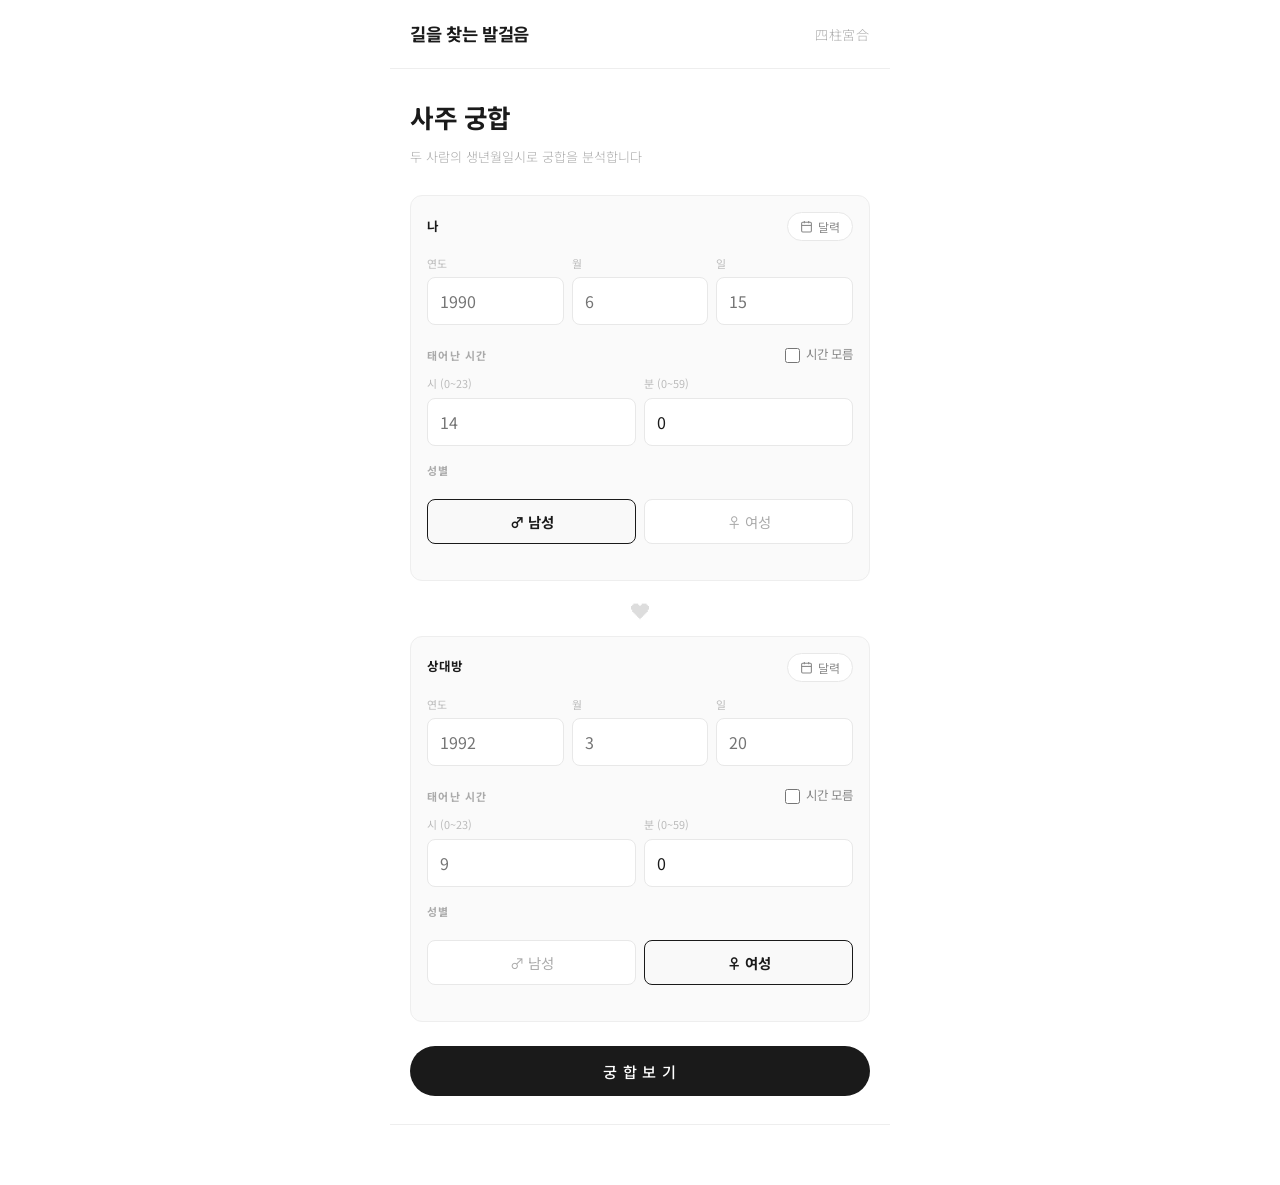
<file: contents/gunhap/gunhap.html>
<!DOCTYPE html>
<html lang="ko">
<head>
  <meta charset="UTF-8">
  <meta name="viewport" content="width=device-width, initial-scale=1.0, maximum-scale=1.0, user-scalable=no">
  <title>무료 사주 궁합 — 두 사람의 인연 분석 | 길을 찾는 발걸음</title>

  <!-- SEO 기본 -->
  <meta name="description" content="두 사람의 생년월일시로 사주 궁합을 무료로 분석합니다. 일주 합충·오행 비교·십성 관계까지 한눈에 확인하세요.">
  <meta name="keywords" content="사주궁합, 무료궁합, 궁합보기, 일주궁합, 오행궁합, 합충, 사주풀이, 연애궁합">
  <meta name="author" content="southeastmonk">
  <meta name="robots" content="index, follow">
    <meta name="google-adsense-account" content="ca-pub-1678333999276779">
  <link rel="canonical" href="https://seeker.kr/contents/gunhap/gunhap.html">

  <!-- OG 태그 -->
  <meta property="og:type" content="website">
  <meta property="og:title" content="무료 사주 궁합 — 길을 찾는 발걸음">
  <meta property="og:description" content="두 사람의 생년월일시로 사주 궁합을 무료로 분석합니다. 일주 합충·오행 비교까지 한눈에.">
  <meta property="og:url" content="https://seeker.kr/contents/gunhap/gunhap.html">
  <meta property="og:site_name" content="길을 찾는 발걸음">
  <meta property="og:locale" content="ko_KR">

  <!-- 트위터 카드 -->
  <meta name="twitter:card" content="summary">
  <meta name="twitter:title" content="무료 사주 궁합 — 길을 찾는 발걸음">
  <meta name="twitter:description" content="두 사람의 생년월일시로 사주 궁합을 무료로 분석합니다.">

  <link href="https://fonts.googleapis.com/css2?family=Noto+Serif+KR:wght@400;600;700;900&family=Noto+Sans+KR:wght@300;400;500;700&display=swap" rel="stylesheet">
  <link rel="stylesheet" href="../../assets/css/common.css">
  <link rel="stylesheet" href="../../assets/css/manse.css">
  <link rel="stylesheet" href="../../assets/css/gunhap.css">
</head>
<body>
<div class="wrap">

  <!-- 헤더 -->
  <div class="header">
    <a href="../../main.html" class="header-logo">길을 찾는 발걸음</a>
    <span class="header-title">四柱宮合</span>
  </div>

  <!-- 나 입력 -->
  <div class="input-area">
    <div class="page-title">
      <div class="page-title-row">
        <h1>사주 궁합</h1>
      </div>
      <p>두 사람의 생년월일시로 궁합을 분석합니다</p>
    </div>

    <!-- A: 나 -->
    <div class="person-section person-a">
      <div class="person-label-row">
        <span class="person-label">나</span>
        <div class="cal-wrap">
          <button class="cal-btn" onclick="triggerDatePickerA()">
            <svg width="13" height="13" viewBox="0 0 24 24" fill="none" stroke="currentColor" stroke-width="2">
              <rect x="3" y="4" width="18" height="18" rx="2"/>
              <line x1="16" y1="2" x2="16" y2="6"/>
              <line x1="8" y1="2" x2="8" y2="6"/>
              <line x1="3" y1="10" x2="21" y2="10"/>
            </svg>
            달력
          </button>
          <input type="date" id="datePickerA"
            style="position:absolute;top:100%;right:0;opacity:0;pointer-events:none;width:1px;height:1px"
            onchange="applyDatePickerA(this)">
        </div>
      </div>
      <div class="row3">
        <div class="field"><label>연도</label><input type="number" id="iYA" placeholder="1990" min="1900" max="2030" onblur="clamp(this,1900,2030)"></div>
        <div class="field"><label>월</label><input type="number" id="iMA" placeholder="6" min="1" max="12" onblur="clamp(this,1,12)"></div>
        <div class="field"><label>일</label><input type="number" id="iDA" placeholder="15" min="1" max="31" onblur="clamp(this,1,31)"></div>
      </div>
      <div class="time-header">
        <span class="section-label" style="margin:0">태어난 시간</span>
        <label class="unknown-toggle">
          <input type="checkbox" id="timeUnknownA" onchange="toggleTimeA(this)">
          <span>시간 모름</span>
        </label>
      </div>
      <div class="row2" id="timeRowA">
        <div class="field"><label>시 (0~23)</label><input type="number" id="iHA" placeholder="14" min="0" max="23" onblur="clamp(this,0,23)"></div>
        <div class="field"><label>분 (0~59)</label><input type="number" id="iMinA" placeholder="30" min="0" max="59" value="0" onblur="clamp(this,0,59)"></div>
      </div>
      <div class="section-label" style="margin-top:16px">성별</div>
      <div class="gender-row">
        <button class="gbtn" id="gMA" onclick="setGA('M')">♂ 남성</button>
        <button class="gbtn" id="gFA" onclick="setGA('F')">♀ 여성</button>
      </div>
    </div>

    <div class="person-divider">
      <span>❤</span>
    </div>

    <!-- B: 상대방 -->
    <div class="person-section person-b">
      <div class="person-label-row">
        <span class="person-label">상대방</span>
        <div class="cal-wrap">
          <button class="cal-btn" onclick="triggerDatePickerB()">
            <svg width="13" height="13" viewBox="0 0 24 24" fill="none" stroke="currentColor" stroke-width="2">
              <rect x="3" y="4" width="18" height="18" rx="2"/>
              <line x1="16" y1="2" x2="16" y2="6"/>
              <line x1="8" y1="2" x2="8" y2="6"/>
              <line x1="3" y1="10" x2="21" y2="10"/>
            </svg>
            달력
          </button>
          <input type="date" id="datePickerB"
            style="position:absolute;top:100%;right:0;opacity:0;pointer-events:none;width:1px;height:1px"
            onchange="applyDatePickerB(this)">
        </div>
      </div>
      <div class="row3">
        <div class="field"><label>연도</label><input type="number" id="iYB" placeholder="1992" min="1900" max="2030" onblur="clamp(this,1900,2030)"></div>
        <div class="field"><label>월</label><input type="number" id="iMB" placeholder="3" min="1" max="12" onblur="clamp(this,1,12)"></div>
        <div class="field"><label>일</label><input type="number" id="iDB" placeholder="20" min="1" max="31" onblur="clamp(this,1,31)"></div>
      </div>
      <div class="time-header">
        <span class="section-label" style="margin:0">태어난 시간</span>
        <label class="unknown-toggle">
          <input type="checkbox" id="timeUnknownB" onchange="toggleTimeB(this)">
          <span>시간 모름</span>
        </label>
      </div>
      <div class="row2" id="timeRowB">
        <div class="field"><label>시 (0~23)</label><input type="number" id="iHB" placeholder="9" min="0" max="23" onblur="clamp(this,0,23)"></div>
        <div class="field"><label>분 (0~59)</label><input type="number" id="iMinB" placeholder="0" min="0" max="59" value="0" onblur="clamp(this,0,59)"></div>
      </div>
      <div class="section-label" style="margin-top:16px">성별</div>
      <div class="gender-row">
        <button class="gbtn" id="gMB" onclick="setGB('M')">♂ 남성</button>
        <button class="gbtn" id="gFB" onclick="setGB('F')">♀ 여성</button>
      </div>
    </div>

    <button class="btn-calc" style="margin-top:20px" onclick="run()">궁 합 보 기</button>
  </div>

  <div id="out"></div>

</div>
<script src="../../assets/js/gunhap.js"></script>
</body>
</html>
</file>
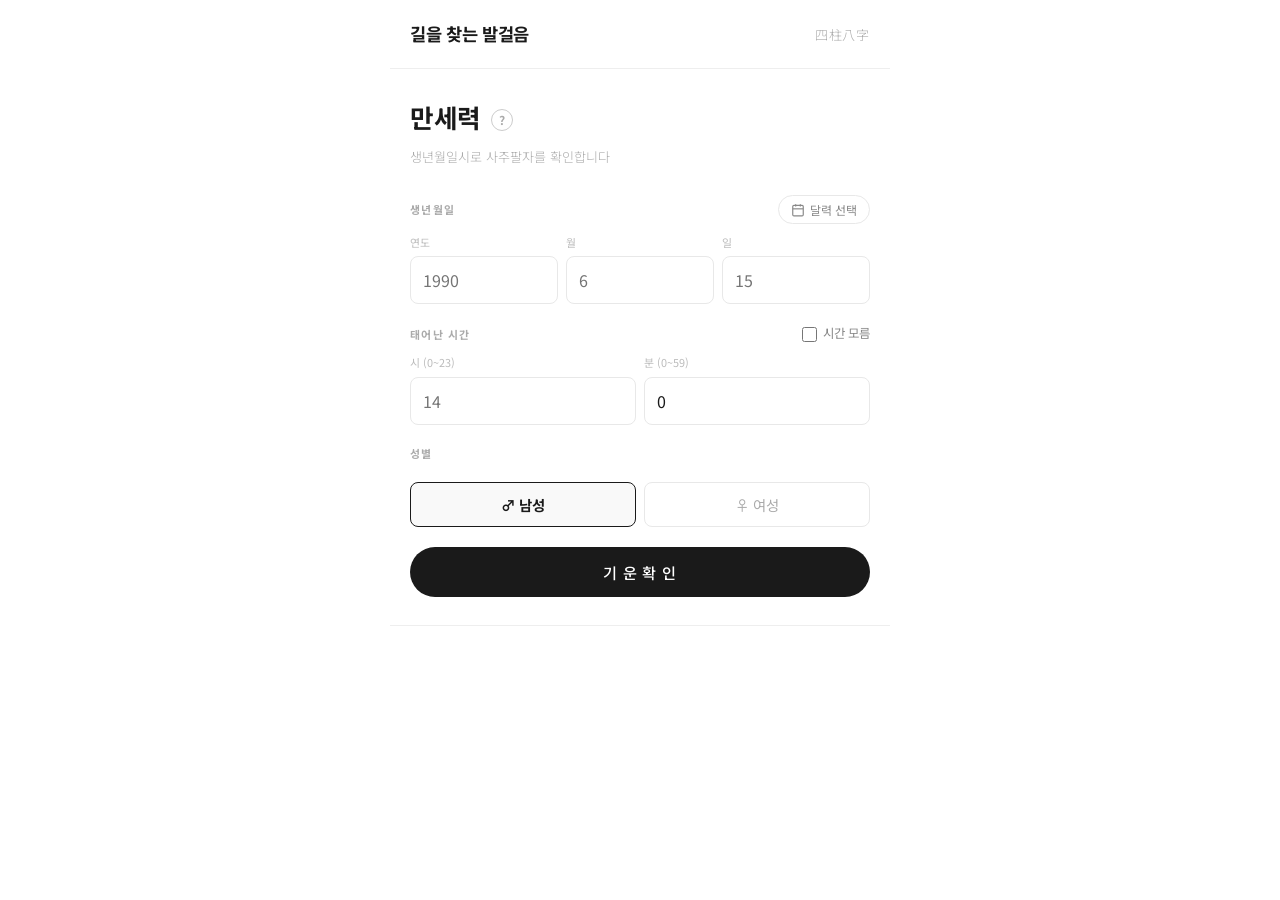
<file: contents/manse/manse.html>
<!DOCTYPE html>
<html lang="ko">
<head>
    <meta charset="UTF-8">
    <meta name="viewport" content="width=device-width, initial-scale=1.0, maximum-scale=1.0, user-scalable=no">
    <title>무료 사주 만세력 — 사주팔자 년주·월주·일주·시주 | 길을 찾는 발걸음</title>

    <!-- SEO 기본 -->
    <meta name="description" content="생년월일시를 입력하면 사주팔자(년주·월주·일주·시주)를 무료로 확인할 수 있습니다. 천간·지지·십성·지장간·공망·대운·세운·월운·일운까지 한눈에.">
    <meta name="keywords" content="만세력, 무료만세력, 사주팔자, 사주보기, 사주풀이, 년주월주일주시주, 십성, 대운, 세운, 일진">
    <meta name="author" content="southeastmonk">
    <meta name="robots" content="index, follow">
    <meta name="google-adsense-account" content="ca-pub-1678333999276779">
    <link rel="canonical" href="https://seeker.kr/contents/manse/manse.html">

    <!-- OG 태그 -->
    <meta property="og:type" content="website">
    <meta property="og:title" content="무료 사주 만세력 — 길을 찾는 발걸음">
    <meta property="og:description" content="생년월일시로 사주팔자를 무료로 확인하세요. 십성·지장간·대운·세운까지 한눈에 볼 수 있습니다.">
    <meta property="og:url" content="https://seeker.kr/contents/manse/manse.html">
    <meta property="og:site_name" content="길을 찾는 발걸음">
    <meta property="og:locale" content="ko_KR">

    <!-- 트위터 카드 -->
    <meta name="twitter:card" content="summary">
    <meta name="twitter:title" content="무료 사주 만세력 — 길을 찾는 발걸음">
    <meta name="twitter:description" content="생년월일시로 사주팔자를 무료로 확인하세요.">

    <link href="https://fonts.googleapis.com/css2?family=Noto+Serif+KR:wght@400;600;700;900&family=Noto+Sans+KR:wght@300;400;500;700&display=swap" rel="stylesheet">
    <link rel="stylesheet" href="../../assets/css/common.css">
    <link rel="stylesheet" href="../../assets/css/manse.css">
</head>
<body>
<div class="wrap">

  <!-- 헤더 -->
  <div class="header">
    <a href="../../main.html" class="header-logo">길을 찾는 발걸음</a>
    <span class="header-title">四柱八字</span>
  </div>

  <!-- 입력 -->
  <div class="input-area">

    <div class="page-title">
      <div class="page-title-row">
        <h1>만세력</h1>
        <button class="info-btn" onclick="openModal()" aria-label="계산 기준 안내">?</button>
      </div>
      <p>생년월일시로 사주팔자를 확인합니다</p>
    </div>

    <!-- 생년월일: 직접입력 + 달력 선택 -->
    <div class="date-header">
      <span class="section-label" style="margin:0">생년월일</span>
      <div class="cal-wrap">
        <button class="cal-btn" onclick="triggerDatePicker()">
          <svg width="14" height="14" viewBox="0 0 24 24" fill="none" stroke="currentColor" stroke-width="2">
            <rect x="3" y="4" width="18" height="18" rx="2"/><line x1="16" y1="2" x2="16" y2="6"/>
            <line x1="8" y1="2" x2="8" y2="6"/><line x1="3" y1="10" x2="21" y2="10"/>
          </svg>
          달력 선택
        </button>
        <input type="date" id="datePicker"
          style="position:absolute;top:100%;right:0;opacity:0;pointer-events:none;width:1px;height:1px;"
          onchange="applyDatePicker(this)">
      </div>
    </div>

    <div class="row3">
      <div class="field">
        <label>연도</label>
        <input type="number" id="iY" placeholder="1990" min="1900" max="2030"
          onblur="clamp(this,1900,2030)">
      </div>
      <div class="field">
        <label>월</label>
        <input type="number" id="iM" placeholder="6" min="1" max="12"
          onblur="clamp(this,1,12)">
      </div>
      <div class="field">
        <label>일</label>
        <input type="number" id="iD" placeholder="15" min="1" max="31"
          onblur="clamp(this,1,31)">
      </div>
    </div>

    <div class="time-header">
      <span class="section-label" style="margin:0">태어난 시간</span>
      <label class="unknown-toggle">
        <input type="checkbox" id="timeUnknown" onchange="toggleTime(this)">
        <span>시간 모름</span>
      </label>
    </div>

    <div class="row2" id="timeRow">
      <div class="field">
        <label>시 (0~23)</label>
        <input type="number" id="iH" placeholder="14" min="0" max="23"
          oninput="clamp(this,0,23)">
      </div>
      <div class="field">
        <label>분 (0~59)</label>
        <input type="number" id="iMin" placeholder="30" min="0" max="59" value="0"
          oninput="clamp(this,0,59)">
      </div>
    </div>

    <div class="section-label" style="margin-top:20px">성별</div>
    <div class="gender-row">
      <button class="gbtn on" id="gM" onclick="setG('M')">♂ 남성</button>
      <button class="gbtn" id="gF" onclick="setG('F')">♀ 여성</button>
    </div>

    <button class="btn-calc" onclick="run()">기 운 확 인</button>
  </div>

  <div id="out"></div>

</div>

<!-- ── 계산 기준 모달 ── -->
<div class="modal-overlay" id="infoModal" onclick="closeModalOutside(event)">
  <div class="modal-box">
    <div class="modal-header">
      <span class="modal-title">📌 계산 기준</span>
      <button class="modal-close" onclick="closeModal()">✕</button>
    </div>
    <div class="modal-body">
      <p>• <strong>년주</strong>: 입춘 절입시각 기준으로 해가 바뀝니다.</p>
      <p>• <strong>월주</strong>: 12절기(소한·입춘·경칩·청명·입하·망종·소서·입추·백로·한로·입동·대설) 절입시각 기준.</p>
      <p>• <strong>일주</strong>: 60갑자 순환 공식 계산 (1900년 1월 1일 甲戌일 기준).</p>
      <p>• <strong>시주</strong>: 한국 표준시 30분 보정(동경 127.5도) 시두법 적용.</p>
      <p>• <strong>대운</strong>: 양남·음녀 순행 / 음남·양녀 역행, 3일=1년 환산.</p>
      <p>• <strong>야자시</strong>: 23:30 이후 출생 시 다음날 일주 기준으로 시주 계산.</p>
      <p>• <strong>서머타임</strong>: 1948~1961년, 1987~1988년 여름 출생자는 별도 보정이 필요합니다.</p>
    </div>
  </div>
</div>

<!-- ── 십성 상세 설명 모달 ── -->
<div class="modal-overlay" id="sipsungModal" onclick="closeSipsungModalOutside(event)">
  <div class="modal-box">
    <div class="modal-header">
      <span class="modal-title" id="sipsungModalTitle"></span>
      <button class="modal-close" onclick="closeSipsungModal()">✕</button>
    </div>
    <div class="modal-body" id="sipsungModalBody"></div>
  </div>
</div>

<script src="../../assets/js/manse.js"></script>
</body>
</html>
</file>
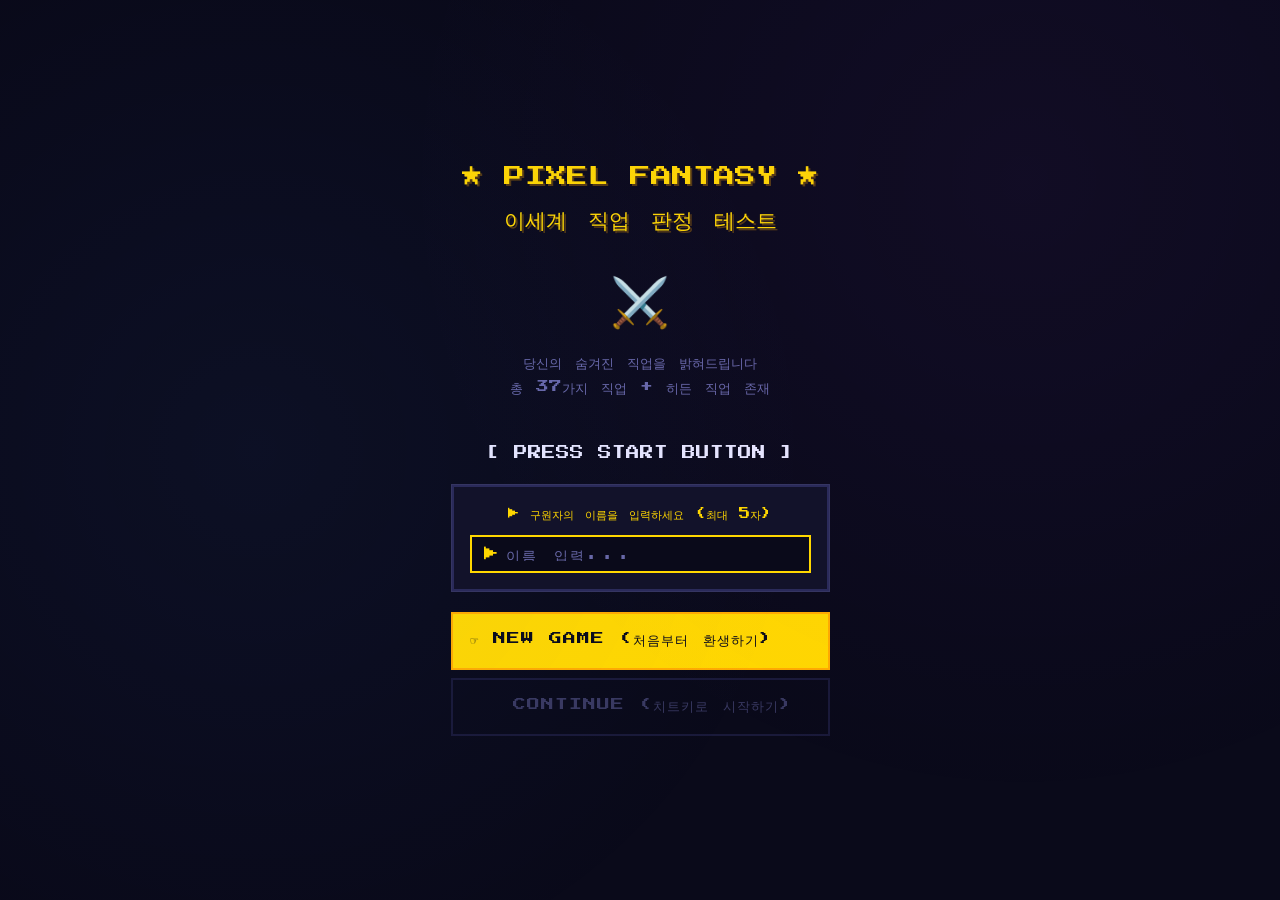
<file: contents/test/fantasy-test.html>
<!DOCTYPE html>
<html lang="ko">
<head>
  <meta charset="UTF-8">
  <meta name="viewport" content="width=device-width, initial-scale=1.0, maximum-scale=1.0">
  <title>픽셀 판타지: 이세계 직업 판정 테스트 | 길을 찾는 발걸음</title>
  <meta name="description" content="나는 이세계에서 어떤 직업을 갖게 될까? 37가지 직업 중 나의 숨겨진 직업을 찾아보세요. 히든 직업도 있다?!">
  <meta name="keywords" content="심리테스트, 이세계직업테스트, 판타지직업, MBTI테스트, 성격유형테스트, 재미있는테스트">
  <meta name="google-adsense-account" content="ca-pub-1678333999276779">
  <meta property="og:title" content="픽셀 판타지: 이세계 직업 판정 테스트">
  <meta property="og:description" content="나는 이세계에서 어떤 직업? 37가지 결과 + 히든 직업!">
  <meta property="og:url" content="https://seeker.kr/contents/test/fantasy-test.html">
  <link href="https://fonts.googleapis.com/css2?family=Press+Start+2P&family=Noto+Sans+KR:wght@400;700&display=swap" rel="stylesheet">
    <link rel="stylesheet" href="fantasy-test.css">
</head>
<body>

<div class="fade-overlay" id="fadeOverlay"></div>

<div class="wrap">

  <!-- ── 타이틀 화면 ── -->
  <div class="screen active" id="screen-title">
    <div style="flex:1;display:flex;flex-direction:column;justify-content:center;align-items:center;padding:20px">
      <div class="title-logo">
        ★ PIXEL FANTASY ★<br>
        이세계 직업 판정 테스트
      </div>
      <div class="pixel-sprite">⚔️</div>
      <div class="title-sub">
        당신의 숨겨진 직업을 밝혀드립니다<br>
        총 37가지 직업 + 히든 직업 존재
      </div>
      <div class="press-start">[ PRESS START BUTTON ]</div>

      <div class="pixel-box name-section">
        <div class="name-label">▶ 구원자의 이름을 입력하세요 (최대 5자)</div>
        <div class="name-input-wrap">
          <span class="name-cursor">▶</span>
          <input type="text" class="name-input" id="nameInput" maxlength="5" placeholder="이름 입력...">
        </div>
      </div>

      <button class="menu-btn primary" onclick="startGame()">
        ☞ NEW GAME (처음부터 환생하기)
      </button>
      <button class="menu-btn disabled" disabled>
        &nbsp;&nbsp; CONTINUE (치트키로 시작하기)
      </button>
    </div>
  </div>

  <!-- ── 프롤로그 화면 ── -->
  <div class="screen" id="screen-prologue">
    <div class="prologue-box pixel-box">
      <div class="prologue-text" id="prologueText"></div>
    </div>
    <button class="menu-btn primary" style="margin-top:20px" onclick="startTest()" id="prologueBtn" style="display:none">
      ▶ 여정을 시작합니다
    </button>
  </div>

  <!-- ── 스테이지 클리어 ── -->
  <div class="screen" id="screen-stage">
    <div class="stage-clear-title" id="stageClearText">STAGE CLEAR!</div>
    <div style="font-size:3rem;margin:20px 0">🎊</div>
    <div class="stage-next" id="stageNextText"></div>
  </div>

  <!-- ── 테스트 화면 ── -->
  <div class="screen" id="screen-test">
    <div class="hud">
      <div class="hud-stage" id="hudStage">STAGE 1</div>
      <div class="hud-progress">
        <div class="hud-progress-fill" id="progressFill" style="width:0%"></div>
      </div>
      <div class="hud-num" id="hudNum">0 / 20</div>
    </div>

    <div class="situation-area">
      <div class="situation-emoji" id="situationEmoji">⚔️</div>
      <div class="situation-text" id="situationText"></div>
    </div>

    <div class="question-box pixel-box">
      <div class="question-text" id="questionText"></div>
    </div>

    <div class="choices" id="choicesArea"></div>
  </div>

  <!-- ── 로딩 화면 ── -->
  <div class="screen" id="screen-loading">
    <div style="font-size:3rem;margin-bottom:20px;animation:float 1s ease-in-out infinite">🔮</div>
    <div class="loading-text" id="loadingText">전생 기억 파편을 맞추는 중...</div>
    <div class="loading-bar-wrap">
      <div class="loading-bar-fill" id="loadingBar"></div>
    </div>
    <div class="loading-pct" id="loadingPct">0%</div>
  </div>

  <!-- ── 결과 화면 ── -->
  <div class="screen" id="screen-result">
    <div class="result-header">
      <div class="result-level" id="resultLevel">[Lv.99] 구원자</div>
      <div class="result-sprite" id="resultSprite">⚔️</div>
      <div class="result-job-name" id="resultJobName">직업명</div>
      <div class="result-job-en" id="resultJobEn">Job Name</div>
      <div class="result-grade" id="resultGrade">SSR</div>
    </div>

    <div class="stat-section">
      <div class="section-title">■ STATUS</div>
      <div id="statBars"></div>
    </div>

    <div class="desc-section">
      <div class="section-title">■ CHARACTER INFO</div>
      <div class="job-desc" id="jobDesc"></div>
      <div class="section-title" style="margin-top:16px">■ PASSIVE SKILL</div>
      <div class="skill-list" id="skillList"></div>
    </div>

    <div class="synergy-section">
      <div class="section-title">■ PARTY SYNERGY</div>
      <div class="synergy-row">
        <div class="synergy-card">
          <div class="synergy-label good">🤝 찰떡 파티원</div>
          <div class="synergy-job" id="synergyGood">—</div>
        </div>
        <div class="synergy-card">
          <div class="synergy-label bad">💢 트롤러</div>
          <div class="synergy-job" id="synergyBad">—</div>
        </div>
      </div>
    </div>

    <div class="result-btns">
      <button class="result-btn primary" onclick="saveResultImage()">💾 SAVE (결과 카드 이미지 저장)</button>
      <button class="result-btn primary" style="background:var(--green);color:var(--bg);border-color:var(--green)" onclick="shareResult()">🔗 SHARE (링크 공유)</button>
      <button class="result-btn green" onclick="goToTests()">🍻 모험가 주점으로 돌아가기</button>
      <button class="result-btn secondary" onclick="retryGame()">🔄 RETRY (다시 환생하기)</button>
    </div>
  </div>

</div>

<script src="fantasy-test.js"></script>
</body>
</html>
</file>
<file: assets/css/common.css>
/* 기본 초기화 */
* {
    margin: 0;
    padding: 0;
    box-sizing: border-box;
}

/* ── 오행 색상 변수 (전체 공통) ── */
:root {
  --wood:     #2d6a4f;
  --fire:     #c0392b;
  --earth:    #8a6020;
  --metal:    #555555;
  --water:    #1a3d7a;
  --wood-bg:  #f0f7f3;
  --fire-bg:  #fff5f4;
  --earth-bg: #fdf8f0;
  --metal-bg: #f5f5f5;
  --water-bg: #f0f4fa;
}

body {
    font-family: 'Noto Sans KR', sans-serif;
    background-color: #ffffff; /* 순백색 */
    color: #222222; /* 진회색 */
    line-height: 1.6;
    display: flex;
    justify-content: center;
    align-items: center;
    min-height: 100vh;
    overflow: hidden; /* 대문은 스크롤 방지 */
}

a {
    text-decoration: none;
    color: inherit;
}

/* 모바일 탭 하이라이트 제거 (깔끔한 터치감) */
button, a {
    -webkit-tap-highlight-color: transparent;
}
</file>
<file: assets/css/index.css>
.container {
    text-align: center;
    width: 100%;
    max-width: 400px;
    padding: 20px;
}

.icon-box {
    font-size: 2rem;
    color: #1a1a1a;
    margin-bottom: 1.5rem;
    opacity: 0.8;
}

.title {
    font-size: 2.2rem;
    font-weight: 700;
    letter-spacing: -0.05rem;
    margin-bottom: 0.5rem;
}

.subtitle {
    font-size: 1rem;
    color: #666666;
    font-weight: 300;
    margin-bottom: 3rem;
}

.btn-start {
    display: inline-block;
    padding: 15px 40px;
    border: 1.5px solid #1a1a1a;
    border-radius: 30px; /* 부드러운 곡률 */
    font-size: 1.1rem;
    font-weight: 500;
    transition: all 0.2s ease-in-out; /* 현대적인 짧은 전환 */
}

/* PC용 Hover */
@media (hover: hover) {
    .btn-start:hover {
        background-color: #1a1a1a;
        color: #ffffff;
    }
}

/* 모바일용 Active (터치 시 반응) */
.btn-start:active {
    background-color: #1a1a1a;
    color: #ffffff;
    transform: scale(0.96); /* 살짝 눌리는 느낌 */
}
</file>
<file: assets/css/main.css>
/* 1. 허브 전체 레이아웃 */
.hub-wrapper {
    display: flex;
    flex-direction: column;
    width: 100%;
    max-width: 500px;
    min-height: 100vh;
    margin: 0 auto;
    background-color: #ffffff;
}

/* 2. 상단 헤더 */
.hub-header {
    padding: 20px;
    border-bottom: 1px solid #eeeeee;
    text-align: left;
}

.logo-text {
    font-size: 1.1rem;
    font-weight: 700;
    color: #1a1a1a;
    letter-spacing: -0.02rem;
    text-decoration: none;
}

/* 3. 중앙 콘텐츠 영역 (여백의 미 & 정렬 교정) */
.hub-content {
    flex: 1;
    display: flex;
    flex-direction: column; /* 세로로 쌓이게 변경 */
    justify-content: flex-start; /* 위에서부터 차례대로 */
    padding: 40px 20px;
}

/* 4. 컨텐츠 카드 (가로 정렬 핵심) */
.content-card {
    display: flex;          /* 내부 요소 가로 정렬 */
    align-items: center;    /* 상하 중앙 맞춤 */
    width: 100%;            /* 가로 꽉 채우기 */
    padding: 25px 20px;
    background-color: #ffffff;
    border: 1px solid #f0f0f0;
    border-radius: 12px;
    text-decoration: none;
    transition: all 0.2s ease-in-out;
}

.card-icon {
    font-size: 1.5rem;
    color: #1a1a1a;
    margin-right: 20px;
    width: 30px;
    text-align: center;
    flex-shrink: 0;
}

.card-info {
    flex: 1; /* 글자 영역이 남은 공간을 다 차지함 */
}

.card-info h3 {
    font-size: 1.1rem;
    font-weight: 700;
    margin-bottom: 4px;
    color: #1a1a1a;
}

.card-info p {
    font-size: 0.85rem;
    color: #888888;
    font-weight: 300;
    margin: 0;
}

.card-arrow {
    color: #dddddd;
    font-size: 0.9rem;
    flex-shrink: 0;
}

/* 5. 하단 광고 고정 영역 */
.hub-footer {
    padding: 20px;
    background-color: #fcfcfc;
}

.ad-placeholder {
    width: 100%;
    min-height: 100px;
    background-color: #f5f5f5;
    border: 1px dashed #e0e0e0;
    border-radius: 8px;
    display: flex;
    justify-content: center;
    align-items: center;
}

.ad-placeholder p {
    font-size: 0.75rem;
    color: #aaaaaa;
    letter-spacing: 0.1rem;
}

/* 6. 반응 효과 */
@media (hover: hover) {
    .content-card:hover {
        border-color: #1a1a1a;
        transform: translateY(-2px);
    }
}

.content-card:active {
    background-color: #f9f9f9;
    transform: scale(0.98);
}
</file>
<file: assets/css/manse.css>
/* ════════════════════════════════════════
   manse.css  —  사주 만세력
   ════════════════════════════════════════ */

body {
  overflow: auto;
  align-items: flex-start;
  background-color: #ffffff;
}

.wrap {
  width: 100%;
  max-width: 500px;
  margin: 0 auto;
  min-height: 100vh;
  display: flex;
  flex-direction: column;
  padding-bottom: 60px;
}

/* ── 헤더 ── */
.header {
  padding: 20px;
  border-bottom: 1px solid #eeeeee;
  display: flex;
  align-items: center;
  justify-content: space-between;
}

.header-logo {
  font-size: 1.1rem;
  font-weight: 700;
  color: #1a1a1a;
  letter-spacing: -0.02rem;
  text-decoration: none;
}

.header-title {
  font-size: 0.82rem;
  color: #aaaaaa;
  font-weight: 300;
  letter-spacing: 0.05rem;
}

/* ── 입력 영역 (page-title 포함) ── */
.input-area {
  padding: 28px 20px;
  border-bottom: 1px solid #eeeeee;
}

/* 페이지 타이틀 — input-area 안에 자연스럽게 */
.page-title {
  margin-bottom: 28px;
}

.page-title h1 {
  font-size: 1.6rem;
  font-weight: 700;
  color: #1a1a1a;
  letter-spacing: -0.03rem;
  margin-bottom: 4px;
}

.page-title p {
  font-size: 0.82rem;
  color: #aaaaaa;
  font-weight: 300;
}

.section-label {
  font-size: 0.68rem;
  font-weight: 700;
  color: #aaaaaa;
  letter-spacing: 0.08rem;
  margin-bottom: 10px;
  display: block;
}

/* 날짜 입력 그리드 */
.row3 {
  display: grid;
  grid-template-columns: 1fr 1fr 1fr;
  gap: 8px;
  margin-bottom: 20px;
}

.row2 {
  display: grid;
  grid-template-columns: 1fr 1fr;
  gap: 8px;
  transition: opacity 0.2s;
}

.row2.disabled {
  opacity: 0.3;
  pointer-events: none;
}

.field label {
  display: block;
  font-size: 0.68rem;
  color: #bbbbbb;
  margin-bottom: 5px;
}

.field input {
  width: 100%;
  border: 1px solid #e8e8e8;
  border-radius: 8px;
  padding: 11px 12px;
  font-size: 1rem;
  font-family: 'Noto Sans KR', sans-serif;
  color: #1a1a1a;
  background: #ffffff;
  outline: none;
  transition: border-color 0.15s;
  -webkit-appearance: none;
  appearance: none;
}

.field input:focus { border-color: #1a1a1a; }
.field input:disabled { background: #f9f9f9; color: #cccccc; }

/* 시간 헤더 */
.time-header {
  display: flex;
  align-items: center;
  justify-content: space-between;
  margin-bottom: 10px;
}

.unknown-toggle {
  display: flex;
  align-items: center;
  gap: 6px;
  cursor: pointer;
  font-size: 0.78rem;
  color: #888888;
  user-select: none;
}

.unknown-toggle input[type="checkbox"] {
  width: 15px;
  height: 15px;
  accent-color: #1a1a1a;
  cursor: pointer;
}

/* 성별 */
.gender-row {
  display: grid;
  grid-template-columns: 1fr 1fr;
  gap: 8px;
  margin-top: 20px;
  margin-bottom: 20px;
}

.gbtn {
  padding: 11px;
  border: 1px solid #e8e8e8;
  border-radius: 8px;
  background: #ffffff;
  color: #aaaaaa;
  font-size: 0.9rem;
  font-family: 'Noto Sans KR', sans-serif;
  cursor: pointer;
  transition: all 0.15s;
  text-align: center;
}

.gbtn.on {
  border-color: #1a1a1a;
  color: #1a1a1a;
  font-weight: 700;
  background: #f9f9f9;
}

/* 실행 버튼 */
.btn-calc {
  width: 100%;
  padding: 14px;
  background: #1a1a1a;
  color: #ffffff;
  border: none;
  border-radius: 30px;
  font-size: 0.95rem;
  font-weight: 500;
  font-family: 'Noto Sans KR', sans-serif;
  letter-spacing: 0.05rem;
  cursor: pointer;
  transition: all 0.2s ease-in-out;
}

@media (hover: hover) { .btn-calc:hover { background: #333333; } }
.btn-calc:active { transform: scale(0.97); opacity: 0.9; }

/* ── 결과 ── */
.result { animation: fadeUp 0.3s ease; }

@keyframes fadeUp {
  from { opacity: 0; transform: translateY(8px); }
  to   { opacity: 1; transform: translateY(0); }
}

/* ── 요약 ── */
.summary-card {
  padding: 28px 20px 24px;
  border-bottom: 1px solid #eeeeee;
}

.sum-birth {
  font-size: 0.75rem;
  color: #aaaaaa;
  font-weight: 300;
  margin-bottom: 6px;
}

.sum-title {
  font-size: 1.35rem;
  font-weight: 700;
  color: #1a1a1a;
  letter-spacing: 0.03rem;
  margin-bottom: 10px;
  line-height: 1.5;
}

.sum-badges { display: flex; gap: 6px; flex-wrap: wrap; }

.badge {
  font-size: 0.72rem;
  padding: 3px 10px;
  border-radius: 20px;
  font-weight: 400;
  border: 1px solid #e8e8e8;
  color: #666666;
  background: #fafafa;
}

/* ── 사주 기둥 ── */
.pillars-card { border-bottom: 1px solid #eeeeee; }

.pillars-labels {
  display: grid;
  grid-template-columns: repeat(4, 1fr);
  border-bottom: 1px solid #eeeeee;
}

.pillars-labels.three-col,
.pillars-grid.three-col {
  grid-template-columns: repeat(3, 1fr);
}

.pl-label {
  text-align: center;
  padding: 10px 4px;
  font-size: 0.66rem;
  color: #aaaaaa;
  font-weight: 500;
  border-right: 1px solid #eeeeee;
}
.pl-label:last-child { border-right: none; }

.pillars-grid {
  display: grid;
  grid-template-columns: repeat(4, 1fr);
}

.pillar {
  display: flex;
  flex-direction: column;
  align-items: center;
  border-right: 1px solid #eeeeee;
}
.pillar:last-child { border-right: none; }

.p-gan {
  width: 100%;
  text-align: center;
  padding: 20px 4px 14px;
  border-bottom: 1px solid #eeeeee;
}

.p-gan-char {
  font-size: 2.1rem;
  font-weight: 700;
  line-height: 1;
  display: block;
  font-family: 'Noto Serif KR', serif;
}

.p-gan-sub {
  font-size: 0.6rem;
  color: #bbbbbb;
  margin-top: 5px;
  line-height: 1.4;
}

.p-ji {
  width: 100%;
  text-align: center;
  padding: 14px 4px 20px;
}

.p-ji-char {
  font-size: 2.1rem;
  font-weight: 700;
  line-height: 1;
  display: block;
  font-family: 'Noto Serif KR', serif;
}

.p-ji-sub {
  font-size: 0.6rem;
  color: #bbbbbb;
  margin-top: 5px;
  line-height: 1.4;
}

/* 오행 색 */
.c-wood  { color: var(--wood); }
.c-fire  { color: var(--fire); }
.c-earth { color: var(--earth); }
.c-metal { color: var(--metal); }
.c-water { color: var(--water); }

/* ── 세부 표 ── */
.table-card { border-bottom: 1px solid #eeeeee; }

.trow {
  display: grid;
  grid-template-columns: 64px 1fr 1fr 1fr 1fr;
  border-bottom: 1px solid #f5f5f5;
}
.trow.three-col { grid-template-columns: 64px 1fr 1fr 1fr; }
.trow:last-child { border-bottom: none; }

.tlabel {
  padding: 10px 12px;
  font-size: 0.66rem;
  color: #aaaaaa;
  font-weight: 500;
  border-right: 1px solid #f0f0f0;
  display: flex;
  align-items: center;
  background: #fafafa;
}

.tcell {
  padding: 10px 6px;
  text-align: center;
  border-right: 1px solid #f0f0f0;
  font-size: 0.8rem;
  color: #444444;
  display: flex;
  align-items: center;
  justify-content: center;
}
.tcell:last-child { border-right: none; }
.tcell.big {
  font-size: 1.15rem;
  font-weight: 700;
  font-family: 'Noto Serif KR', serif;
}

/* ── 오행 분포 ── */
.oheng-card {
  padding: 24px 20px;
  border-bottom: 1px solid #eeeeee;
}

.oheng-title {
  font-size: 0.68rem;
  font-weight: 700;
  color: #aaaaaa;
  letter-spacing: 0.08rem;
  margin-bottom: 14px;
}

.oheng-items { display: flex; gap: 6px; }

.oheng-item {
  flex: 1;
  text-align: center;
  border-radius: 10px;
  padding: 12px 4px;
  border: 1px solid #eeeeee;
}

.oheng-char { font-size: 1.1rem; font-weight: 700; font-family: 'Noto Serif KR', serif; }
.oheng-cnt  { font-size: 0.66rem; color: #aaaaaa; margin-top: 3px; }

.oheng-bar-bg {
  margin-top: 8px;
  background: #f0f0f0;
  border-radius: 4px;
  height: 3px;
  overflow: hidden;
}

.oheng-bar { height: 100%; border-radius: 4px; transition: width 0.5s ease; }

/* ── 대운 세운 ── */
.daewoon-card {
  padding: 24px 20px;
  border-bottom: 1px solid #eeeeee;
}

.daewoon-title {
  font-size: 0.68rem;
  font-weight: 700;
  color: #aaaaaa;
  letter-spacing: 0.08rem;
  margin-bottom: 14px;
}

.daewoon-list, .sewoon-list {
  display: flex;
  gap: 5px;
  overflow-x: auto;
  padding-bottom: 4px;
  -webkit-overflow-scrolling: touch;
  scrollbar-width: none;
}
.daewoon-list::-webkit-scrollbar,
.sewoon-list::-webkit-scrollbar { display: none; }

.dw-item {
  flex-shrink: 0;
  text-align: center;
  border: 1px solid #eeeeee;
  border-radius: 10px;
  padding: 12px 10px;
  min-width: 58px;
}

.dw-item.current {
  border-color: #1a1a1a;
  background: #fafafa;
}

.dw-age {
  font-size: 0.58rem;
  color: #aaaaaa;
  margin-bottom: 6px;
  white-space: nowrap;
}

.dw-item.current .dw-age { color: #1a1a1a; font-weight: 700; }

/* 빈 칸 (시주 모름) */
.p-empty { color: #e0e0e0 !important; }

/* 대운 한글 표기 — 한자 바로 아래 */
.dw-gan, .dw-ji {
  font-family: 'Noto Serif KR', serif;
  font-size: 1.15rem;
  font-weight: 700;
  line-height: 1;
  display: block;
  margin-top: 6px;
}

.dw-kor {
  font-size: 0.58rem;
  color: #bbbbbb;
  margin-top: 2px;
  margin-bottom: 0;
  letter-spacing: 0.02rem;
  display: block;
}

.dw-section-label {
  font-size: 0.62rem;
  color: #bbbbbb;
  font-weight: 500;
  margin: 18px 0 10px;
}

.sw-item {
  flex-shrink: 0;
  text-align: center;
  border: 1px solid #eeeeee;
  border-radius: 8px;
  padding: 9px 7px;
  min-width: 44px;
}

.sw-item.current {
  border-color: #1a1a1a;
  background: #fafafa;
}

.sw-year {
  font-size: 0.56rem;
  color: #aaaaaa;
  margin-bottom: 4px;
}

.sw-item.current .sw-year { color: #1a1a1a; font-weight: 700; }

.sw-gan, .sw-ji {
  font-family: 'Noto Serif KR', serif;
  font-size: 1rem;
  font-weight: 700;
  line-height: 1;
  display: block;
  margin-top: 4px;
}

.sw-kor {
  font-size: 0.55rem;
  color: #bbbbbb;
  margin-top: 2px;
  display: block;
}

/* ── 계산 기준 ── */
.jeol-card {
  padding: 20px;
  font-size: 0.73rem;
  color: #aaaaaa;
  line-height: 1.8;
  border-bottom: 1px solid #eeeeee;
}
.jeol-card strong { color: #888888; font-weight: 600; }

/* ── 하단 버튼 ── */

/* ── 반응형 ── */
@media (max-width: 360px) {
  .p-gan-char, .p-ji-char { font-size: 1.7rem; }
  .tcell.big { font-size: 1rem; }
  .dw-gan, .dw-ji { font-size: 1rem; }
}

/* ── 페이지 타이틀 행 (만세력 + ? 버튼) ── */
.page-title-row {
  display: flex;
  align-items: center;
  gap: 10px;
  margin-bottom: 4px;
}

.info-btn {
  width: 22px;
  height: 22px;
  border-radius: 50%;
  border: 1.5px solid #cccccc;
  background: #ffffff;
  color: #aaaaaa;
  font-size: 0.75rem;
  font-weight: 700;
  cursor: pointer;
  display: flex;
  align-items: center;
  justify-content: center;
  flex-shrink: 0;
  transition: all 0.15s;
  font-family: 'Noto Sans KR', sans-serif;
  line-height: 1;
  padding: 0;
}

.info-btn:hover { border-color: #1a1a1a; color: #1a1a1a; }

/* ── 달력 선택 버튼 ── */
.date-header {
  display: flex;
  align-items: center;
  justify-content: space-between;
  margin-bottom: 10px;
}

/* input을 버튼 바로 아래에 앵커링하기 위한 wrapper */
.cal-wrap {
  position: relative;
}

.cal-btn {
  display: inline-flex;
  align-items: center;
  gap: 5px;
  padding: 5px 12px;
  border: 1px solid #e8e8e8;
  border-radius: 20px;
  background: #ffffff;
  color: #888888;
  font-size: 0.75rem;
  font-family: 'Noto Sans KR', sans-serif;
  cursor: pointer;
  transition: all 0.15s;
  user-select: none;
}

.cal-btn:hover  { border-color: #1a1a1a; color: #1a1a1a; }
.cal-btn:active { transform: scale(0.96); }

/* ── 대운/세운 타이틀 + 화살표 ── */
.daewoon-title {
  font-size: 0.68rem;
  font-weight: 700;
  color: #aaaaaa;
  letter-spacing: 0.08rem;
  margin-bottom: 12px;
  display: flex;
  align-items: center;
  gap: 6px;
}

.dw-sub {
  font-weight: 400;
  color: #cccccc;
  font-size: 0.62rem;
  letter-spacing: 0;
  flex: 1;
}

.scroll-arrows {
  display: flex;
  gap: 3px;
  margin-left: auto;
}

.scroll-arrows button {
  width: 26px;
  height: 26px;
  border: 1px solid #e8e8e8;
  border-radius: 50%;
  background: #ffffff;
  color: #888888;
  font-size: 0.9rem;
  cursor: pointer;
  display: flex;
  align-items: center;
  justify-content: center;
  transition: all 0.15s;
  padding: 0;
  line-height: 1;
}

.scroll-arrows button:hover  { border-color: #1a1a1a; color: #1a1a1a; }
.scroll-arrows button:active { transform: scale(0.93); }

/* ── 모달 ── */
.modal-overlay {
  position: fixed;
  inset: 0;
  background: rgba(0, 0, 0, 0.45);
  z-index: 999;
  display: flex;
  align-items: flex-end;
  justify-content: center;
  opacity: 0;
  pointer-events: none;
  transition: opacity 0.25s;
}

.modal-overlay.open {
  opacity: 1;
  pointer-events: auto;
}

.modal-box {
  background: #ffffff;
  width: 100%;
  max-width: 500px;
  border-radius: 20px 20px 0 0;
  padding: 0 0 32px;
  transform: translateY(20px);
  transition: transform 0.25s;
  max-height: 80vh;
  overflow-y: auto;
}

.modal-overlay.open .modal-box {
  transform: translateY(0);
}

.modal-header {
  display: flex;
  align-items: center;
  justify-content: space-between;
  padding: 20px 20px 16px;
  border-bottom: 1px solid #eeeeee;
  position: sticky;
  top: 0;
  background: #ffffff;
}

.modal-title {
  font-size: 0.95rem;
  font-weight: 700;
  color: #1a1a1a;
}

.modal-close {
  width: 28px;
  height: 28px;
  border: none;
  background: #f5f5f5;
  border-radius: 50%;
  color: #888888;
  font-size: 0.8rem;
  cursor: pointer;
  display: flex;
  align-items: center;
  justify-content: center;
  transition: all 0.15s;
}

.modal-close:hover { background: #eeeeee; color: #1a1a1a; }

.modal-body {
  padding: 20px 20px 0;
  display: flex;
  flex-direction: column;
  gap: 10px;
}

.modal-body p {
  font-size: 0.82rem;
  color: #555555;
  line-height: 1.7;
}

.modal-body strong {
  color: #1a1a1a;
  font-weight: 700;
}

/* ── 탭 바 ── */
.tab-bar {
  display: flex;
  border-bottom: 1px solid #eeeeee;
  background: #ffffff;
  position: sticky;
  top: 0;
  z-index: 50;
}

.tab-btn {
  flex: 1;
  padding: 13px 4px;
  border: none;
  background: transparent;
  color: #aaaaaa;
  font-size: 0.85rem;
  font-weight: 500;
  font-family: 'Noto Sans KR', sans-serif;
  cursor: pointer;
  border-bottom: 2px solid transparent;
  transition: all 0.15s;
  letter-spacing: 0.02rem;
}

.tab-btn.active {
  color: #1a1a1a;
  border-bottom-color: #1a1a1a;
  font-weight: 700;
}

.tab-btn:active { opacity: 0.7; }

/* 탭 패널 */
.hidden { display: none !important; }

/* ── 십성 ── */
.tcell.sipsung {
  font-size: 0.72rem;
  font-weight: 600;
  letter-spacing: 0.02rem;
}

/* ── 지장간 ── */
.tcell.jjg {
  flex-direction: row;
  gap: 4px;
  padding: 8px 4px;
  flex-wrap: wrap;
  justify-content: center;
}

.jjg-char {
  display: flex;
  flex-direction: column;
  align-items: center;
  gap: 1px;
  position: relative;
}

.jjg-char {
  font-family: 'Noto Serif KR', serif;
  font-size: 0.9rem;
  font-weight: 600;
  color: #444444;
}

.jjg-k {
  font-family: 'Noto Sans KR', sans-serif;
  font-size: 0.55rem;
  color: #bbbbbb;
  font-weight: 400;
  display: block;
}

/* 월령 표시 */
.ml-mark {
  font-family: 'Noto Serif KR', serif;
  font-size: 0.5rem;
  color: var(--earth);
  font-weight: 700;
  display: block;
  line-height: 1;
}

/* ── 공망 카드 ── */
.gongmang-card {
  padding: 18px 20px;
  border-bottom: 1px solid #eeeeee;
  display: flex;
  align-items: center;
  gap: 14px;
  flex-wrap: wrap;
}

.gm-label {
  font-size: 0.68rem;
  font-weight: 700;
  color: #aaaaaa;
  letter-spacing: 0.08rem;
  white-space: nowrap;
}

.gm-sub {
  font-weight: 400;
  font-size: 0.6rem;
  color: #cccccc;
  margin-left: 4px;
}

.gm-value {
  display: flex;
  gap: 8px;
}

.gm-item {
  text-align: center;
  border: 1px solid #eeeeee;
  border-radius: 8px;
  padding: 6px 12px;
  display: flex;
  flex-direction: column;
  align-items: center;
}

.gm-ji {
  font-family: 'Noto Serif KR', serif;
  font-size: 1.2rem;
  font-weight: 700;
  line-height: 1;
}

.gm-kor {
  font-size: 0.6rem;
  color: #bbbbbb;
  margin-top: 3px;
}

.gm-desc {
  font-size: 0.72rem;
  color: #aaaaaa;
  flex: 1;
  min-width: 100%;
  margin-top: 2px;
}

/* ── 오행 강약 분석 ── */
.analysis-card, .yongsin-card, .keyword-card {
  padding: 20px;
  border-bottom: 1px solid #eeeeee;
}

.analysis-title {
  font-size: 0.68rem;
  font-weight: 700;
  color: #aaaaaa;
  letter-spacing: 0.08rem;
  margin-bottom: 12px;
  display: flex;
  align-items: center;
  gap: 8px;
}

.hint-badge {
  font-size: 0.6rem;
  font-weight: 400;
  color: #cccccc;
  letter-spacing: 0;
  border: 1px solid #eeeeee;
  border-radius: 10px;
  padding: 2px 7px;
}

.analysis-line {
  font-size: 0.82rem;
  color: #555555;
  line-height: 1.8;
}

/* ── 용신·기신 ── */
.ys-row {
  display: flex;
  gap: 12px;
  margin-bottom: 12px;
}

.ys-group { flex: 1; }

.ys-label {
  font-size: 0.7rem;
  font-weight: 700;
  margin-bottom: 8px;
  letter-spacing: 0.03rem;
}

.ys-good { color: #2d6a4f; }
.ys-bad  { color: #c0392b; }

.ys-items {
  display: flex;
  gap: 6px;
  flex-wrap: wrap;
}

.ys-item {
  display: flex;
  flex-direction: column;
  align-items: center;
  border-radius: 10px;
  padding: 10px 14px;
  border: 1px solid #eeeeee;
  min-width: 52px;
}

.ys-char {
  font-family: 'Noto Serif KR', serif;
  font-size: 1.4rem;
  font-weight: 700;
  line-height: 1;
}

.ys-kor {
  font-size: 0.62rem;
  color: #aaaaaa;
  margin-top: 4px;
}

.ys-note {
  font-size: 0.7rem;
  color: #bbbbbb;
  line-height: 1.6;
  border-top: 1px solid #f5f5f5;
  padding-top: 10px;
  margin-top: 4px;
}

/* ── 오행 키워드 ── */
.kw-row {
  display: flex;
  align-items: flex-start;
  gap: 12px;
  padding: 12px 0 12px 12px;
  border-bottom: 1px solid #f5f5f5;
}

.kw-row:last-child { border-bottom: none; }

.kw-head {
  display: flex;
  flex-direction: column;
  align-items: center;
  gap: 4px;
  min-width: 32px;
}

.kw-char {
  font-family: 'Noto Serif KR', serif;
  font-size: 1.3rem;
  font-weight: 700;
  line-height: 1;
}

.kw-tag {
  font-size: 0.55rem;
  font-weight: 700;
  padding: 2px 5px;
  border-radius: 6px;
  white-space: nowrap;
}

.kw-yong { background: #eef8f0; color: #2d6a4f; }
.kw-gi   { background: #fff5f4; color: #c0392b; }

.kw-body {
  flex: 1;
  display: flex;
  flex-direction: column;
  gap: 3px;
}

.kw-line {
  font-size: 0.78rem;
  color: #555555;
  line-height: 1.6;
}

.kw-label {
  font-size: 0.65rem;
  color: #aaaaaa;
  font-weight: 600;
  margin-right: 6px;
  letter-spacing: 0.03rem;
}

/* ── 버튼 3개 레이아웃 ── */
.btn-group {
  display: flex;
  gap: 6px;
  padding: 20px;
}

.btn-back, .btn-print, .btn-share {
  padding: 12px 6px;
  border-radius: 30px;
  font-size: 0.82rem;
  font-weight: 500;
  cursor: pointer;
  transition: all 0.2s ease-in-out;
  display: flex;
  align-items: center;
  justify-content: center;
  gap: 4px;
  font-family: 'Noto Sans KR', sans-serif;
  border: 1.5px solid #1a1a1a;
  flex: 1;
}

.btn-back  { background: #ffffff; color: #1a1a1a; }
.btn-print { background: #ffffff; color: #1a1a1a; }
.btn-share { background: #1a1a1a; color: #ffffff; flex: 1.2; }

@media (hover: hover) {
  .btn-back:hover, .btn-print:hover { background: #f5f5f5; }
  .btn-share:hover { background: #333333; border-color: #333333; }
}
.btn-back:active, .btn-print:active { transform: scale(0.97); }
.btn-share:active { transform: scale(0.97); opacity: 0.9; }

/* ══════════════════════════════════════
   @media print — 인쇄/PDF 전용 스타일
   ══════════════════════════════════════ */
@media print {
  /* 불필요한 요소 숨기기 */
  .header-logo::after { content: none; }
  .tab-bar    { display: none !important; }
  .btn-group  { display: none !important; }
  .gongmang-card .gm-desc { display: none; }
  .scroll-arrows { display: none !important; }
  .cal-wrap   { display: none !important; }
  .daewoon-list, .sewoon-list { overflow: visible !important; flex-wrap: wrap !important; }

  /* 모든 탭 패널 펼치기 */
  #panel-saju,
  #panel-oheng,
  #panel-daewoon { display: block !important; }

  /* 페이지 여백 */
  @page { margin: 15mm; }

  body {
    background: #ffffff !important;
    font-size: 11pt;
  }

  .wrap { max-width: 100% !important; padding-bottom: 0 !important; }

  /* 헤더 심플하게 */
  .header {
    border-bottom: 1px solid #cccccc;
    padding: 10px 0;
  }

  /* 카드 그림자 제거 */
  .pillars-card, .table-card, .oheng-card,
  .daewoon-card, .analysis-card, .yongsin-card,
  .keyword-card, .gongmang-card {
    box-shadow: none !important;
    break-inside: avoid;
  }

  /* 탭별 구분선 */
  #panel-oheng, #panel-daewoon {
    border-top: 2px solid #eeeeee;
    margin-top: 8px;
    padding-top: 8px;
  }

  /* 인쇄 시 URL 표시 안 함 */
  a[href]::after { content: none !important; }
}

/* ── 십성 클릭 가능 셀 ── */
.ss-clickable {
  cursor: pointer;
  transition: all 0.15s;
  border-radius: 6px;
  text-decoration: underline;
  text-decoration-color: rgba(0,0,0,0.15);
  text-underline-offset: 3px;
}

.ss-clickable:hover { filter: brightness(0.88); }
.ss-clickable:active { transform: scale(0.94); }

/* ── 십성 모달 내용 ── */
.ss-section {
  padding: 10px 0;
  border-bottom: 1px solid #f5f5f5;
}

.ss-section:last-of-type { border-bottom: none; }

.ss-label {
  font-size: 0.68rem;
  font-weight: 700;
  color: #aaaaaa;
  letter-spacing: 0.05rem;
  margin-bottom: 4px;
}

.ss-text {
  font-size: 0.85rem;
  color: #444444;
  line-height: 1.7;
}

.ss-good { background: #f8fff9; border-radius: 8px; padding: 10px 12px; margin: 0 -4px; }
.ss-good .ss-label { color: #2d6a4f; }

.ss-warn { background: #fff9f8; border-radius: 8px; padding: 10px 12px; margin: 0 -4px; }
.ss-warn .ss-label { color: #c0392b; }

/* ── 신살 ── */
.sinsal-card {
  padding: 16px 20px;
  border-bottom: 1px solid #eeeeee;
}

.sinsal-card:last-of-type { border-bottom: none; }

.sinsal-header {
  display: flex;
  align-items: center;
  gap: 10px;
  margin-bottom: 10px;
}

.sinsal-emoji {
  font-size: 1.4rem;
  flex-shrink: 0;
}

.sinsal-name {
  font-family: 'Noto Serif KR', serif;
  font-size: 1rem;
  font-weight: 700;
  color: #1a1a1a;
  margin-right: 6px;
}

.sinsal-hanja {
  font-size: 0.72rem;
  color: #aaaaaa;
}

.sinsal-pos {
  margin-left: auto;
  font-size: 0.68rem;
  color: #888888;
  background: #f5f5f5;
  border-radius: 20px;
  padding: 3px 10px;
  flex-shrink: 0;
}

.sinsal-desc {
  font-size: 0.85rem;
  color: #444444;
  line-height: 1.7;
  margin-bottom: 10px;
}

.sinsal-detail {
  display: flex;
  flex-direction: column;
  gap: 6px;
}

.sinsal-good, .sinsal-warn {
  display: flex;
  gap: 8px;
  font-size: 0.78rem;
  line-height: 1.6;
  padding: 8px 12px;
  border-radius: 8px;
}

.sinsal-good {
  background: #f8fff9;
  color: #2d6a4f;
}

.sinsal-warn {
  background: #fff9f8;
  color: #c0392b;
}

.sinsal-label {
  font-weight: 700;
  flex-shrink: 0;
}

.sinsal-empty {
  padding: 40px 20px;
  text-align: center;
  font-size: 0.88rem;
  color: #888888;
  line-height: 1.8;
}

.sinsal-note {
  padding: 16px 20px;
  font-size: 0.72rem;
  color: #bbbbbb;
  text-align: center;
  border-top: 1px solid #eeeeee;
}

/* 인쇄 시 신살 패널도 표시 */
@media print {
  #panel-sinsal { display: block !important; border-top: 2px solid #eeeeee; margin-top: 8px; }
}
</file>
<file: assets/css/gunhap.css>
/* ════════════════════════════════════════
   gunhap.css — 사주 궁합 전용 스타일
   (manse.css 이후에 로드)
   ════════════════════════════════════════ */

/* ── 두 사람 입력 섹션 ── */
.person-section {
  border: 1px solid #eeeeee;
  border-radius: 12px;
  padding: 16px;
  margin-bottom: 4px;
  background: #fafafa;
}

.person-label-row {
  display: flex;
  align-items: center;
  justify-content: space-between;
  margin-bottom: 14px;
}

.person-label {
  font-size: 0.78rem;
  font-weight: 700;
  color: #1a1a1a;
  letter-spacing: 0.05rem;
}

.person-divider {
  text-align: center;
  padding: 10px 0;
  font-size: 1.2rem;
  color: #dddddd;
}

/* ── 요약 카드 ── */
.summary-card {
  padding: 24px 20px 20px;
  border-bottom: 1px solid #eeeeee;
}

.sum-pair {
  display: grid;
  grid-template-columns: 1fr auto 1fr;
  align-items: center;
  gap: 8px;
  margin-bottom: 14px;
}

.sum-person {
  text-align: center;
}

.sum-label {
  font-size: 0.7rem;
  color: #aaaaaa;
  margin-bottom: 6px;
  font-weight: 500;
}

.sum-ilju {
  font-family: 'Noto Serif KR', serif;
  font-size: 1.8rem;
  font-weight: 700;
  color: #1a1a1a;
  line-height: 1;
}

.sum-ilju-kor {
  font-size: 0.72rem;
  color: #aaaaaa;
  margin-top: 4px;
}

.sum-birth-small {
  font-size: 0.65rem;
  color: #cccccc;
  margin-top: 2px;
}

.sum-heart {
  text-align: center;
  padding: 0 4px;
}

.sum-score {
  font-family: 'Noto Serif KR', serif;
  font-size: 2.2rem;
  font-weight: 900;
  color: #1a1a1a;
  line-height: 1;
}

.sum-grade {
  font-size: 0.78rem;
  color: #888888;
  margin-top: 4px;
}

.sum-grade-desc {
  text-align: center;
  font-size: 0.85rem;
  color: #555555;
  margin-bottom: 10px;
  font-weight: 500;
}

.sum-note {
  font-size: 0.7rem;
  color: #bbbbbb;
  text-align: center;
  line-height: 1.5;
}

/* ── 일주 비교 ── */
.ilju-compare {
  display: grid;
  grid-template-columns: 1fr auto 1fr;
  align-items: center;
  padding: 20px;
  border-bottom: 1px solid #eeeeee;
  gap: 8px;
}

.ilju-box {
  text-align: center;
}

.ilju-sub {
  font-size: 0.65rem;
  color: #aaaaaa;
  margin-bottom: 8px;
}

.ilju-gan {
  font-family: 'Noto Serif KR', serif;
  font-size: 2.2rem;
  font-weight: 700;
  line-height: 1;
}

.ilju-ji {
  font-family: 'Noto Serif KR', serif;
  font-size: 2.2rem;
  font-weight: 700;
  line-height: 1;
  margin-top: 6px;
}

.ilju-kor {
  font-size: 0.7rem;
  color: #aaaaaa;
  margin-top: 6px;
}

.ilju-arrow {
  font-size: 1.2rem;
  color: #cccccc;
  text-align: center;
}

/* ── 관계 카드 ── */
.rel-card {
  padding: 16px 20px;
  border-bottom: 1px solid #eeeeee;
}

.rel-title {
  font-size: 0.68rem;
  font-weight: 700;
  color: #aaaaaa;
  letter-spacing: 0.08rem;
  margin-bottom: 12px;
  display: flex;
  align-items: center;
  gap: 6px;
}

.rel-sub {
  font-family: 'Noto Serif KR', serif;
  font-size: 0.8rem;
  font-weight: 600;
  color: #888888;
  letter-spacing: 0;
}

.rel-item {
  display: flex;
  align-items: center;
  gap: 8px;
  padding: 6px 0;
  border-bottom: 1px solid #f5f5f5;
}

.rel-item:last-child { border-bottom: none; }

.rel-badge {
  font-size: 0.65rem;
  font-weight: 700;
  padding: 2px 7px;
  border-radius: 10px;
  background: #f5f5f5;
  flex-shrink: 0;
}

.rel-badge.c-wood  { background: var(--wood-bg);  color: var(--wood); }
.rel-badge.c-fire  { background: var(--fire-bg);  color: var(--fire); }
.rel-badge.c-earth { background: var(--earth-bg); color: var(--earth); }
.rel-badge.c-metal { background: var(--metal-bg); color: var(--metal); }
.rel-badge.c-water { background: var(--water-bg); color: var(--water); }

.rel-name {
  font-size: 0.82rem;
  color: #444444;
  flex: 1;
}

.rel-score {
  font-size: 0.72rem;
  font-weight: 700;
  flex-shrink: 0;
}

.rel-score.pos { color: var(--wood); }
.rel-score.neg { color: var(--fire); }

.rel-none {
  font-size: 0.82rem;
  color: #bbbbbb;
  text-align: center;
  padding: 8px 0;
}

/* 십성 관계 */
.rel-sipsung-row {
  display: flex;
  align-items: center;
  justify-content: center;
  gap: 16px;
}

.rel-ss-item { text-align: center; }

.rel-ss-label {
  font-size: 0.65rem;
  color: #aaaaaa;
  margin-bottom: 6px;
}

.rel-ss-value {
  font-family: 'Noto Serif KR', serif;
  font-size: 1.1rem;
  font-weight: 700;
}

.rel-ss-divider {
  font-size: 1.2rem;
  color: #dddddd;
}

/* 오행 관계 */
.rel-oheng-row {
  display: flex;
  align-items: center;
  gap: 10px;
  margin-bottom: 8px;
}

.rel-oheng-arrow {
  font-size: 0.75rem;
  font-weight: 700;
  color: #888888;
  border: 1px solid #e8e8e8;
  border-radius: 20px;
  padding: 3px 10px;
}

.rel-oheng-desc {
  font-size: 0.82rem;
  color: #555555;
  line-height: 1.6;
}

/* ── 오행 비교 차트 ── */
.oh-compare-card {
  padding: 16px 20px;
  border-bottom: 1px solid #eeeeee;
}

.oh-compare-header {
  display: grid;
  grid-template-columns: 24px 1fr auto auto 1fr;
  gap: 6px;
  align-items: center;
  margin-bottom: 10px;
  font-size: 0.68rem;
  color: #aaaaaa;
  font-weight: 600;
}

.oh-label-a { text-align: right; }
.oh-label-b { text-align: left; }

.oh-compare-row {
  display: grid;
  grid-template-columns: 24px 1fr auto auto auto 1fr;
  gap: 6px;
  align-items: center;
  padding: 5px 0;
  border-bottom: 1px solid #f8f8f8;
}

.oh-compare-row:last-child { border-bottom: none; }

.oh-compare-char {
  font-family: 'Noto Serif KR', serif;
  font-size: 0.95rem;
  font-weight: 700;
  text-align: center;
}

.oh-bar-wrap {
  height: 6px;
  background: #f0f0f0;
  border-radius: 3px;
  overflow: hidden;
  display: flex;
  justify-content: flex-end;
}

.oh-bar-wrap-b { justify-content: flex-start; }

.oh-bar-a, .oh-bar-b {
  height: 100%;
  border-radius: 3px;
  transition: width 0.5s ease;
  min-width: 2px;
}

.oh-count-a {
  font-size: 0.75rem;
  font-weight: 600;
  color: #444;
  text-align: right;
  min-width: 14px;
}

.oh-count-b {
  font-size: 0.75rem;
  font-weight: 600;
  color: #444;
  text-align: left;
  min-width: 14px;
}

.oh-divider {
  font-size: 0.65rem;
  color: #cccccc;
  text-align: center;
}

/* ── 하단 버튼 ── */
.btn-group {
  display: flex;
  gap: 8px;
  padding: 20px;
}

.btn-back {
  flex: 1;
  padding: 13px;
  border-radius: 30px;
  font-size: 0.9rem;
  font-weight: 500;
  cursor: pointer;
  transition: all 0.2s ease-in-out;
  display: flex;
  align-items: center;
  justify-content: center;
  font-family: 'Noto Sans KR', sans-serif;
  border: 1.5px solid #1a1a1a;
  background: #ffffff;
  color: #1a1a1a;
}

.btn-back:active { transform: scale(0.97); }

@media (max-width: 360px) {
  .sum-ilju  { font-size: 1.5rem; }
  .ilju-gan, .ilju-ji { font-size: 1.8rem; }
  .sum-score { font-size: 1.8rem; }
}

/* ── 버튼 3개 ── */
.btn-group {
  display: flex;
  gap: 6px;
  padding: 20px;
}

.btn-back, .btn-print, .btn-share {
  flex: 1;
  padding: 12px 6px;
  border-radius: 30px;
  font-size: 0.82rem;
  font-weight: 500;
  cursor: pointer;
  transition: all 0.2s ease-in-out;
  display: flex;
  align-items: center;
  justify-content: center;
  font-family: 'Noto Sans KR', sans-serif;
  border: 1.5px solid #1a1a1a;
}

.btn-back  { background: #ffffff; color: #1a1a1a; }
.btn-print { background: #ffffff; color: #1a1a1a; }
.btn-share { background: #1a1a1a; color: #ffffff; flex: 1.2; }

@media (hover: hover) {
  .btn-back:hover, .btn-print:hover { background: #f5f5f5; }
  .btn-share:hover { background: #333333; border-color: #333333; }
}
.btn-back:active, .btn-print:active { transform: scale(0.97); }
.btn-share:active { transform: scale(0.97); opacity: 0.9; }

/* ── 인쇄 스타일 ── */
@media print {
  .header-logo::after { content: none; }
  .tab-bar    { display: none !important; }
  .btn-group  { display: none !important; }
  .input-area { display: none !important; }
  #panel-ilju,
  #panel-oheng { display: block !important; }
  @page { margin: 15mm; }
  body { background: #ffffff !important; }
  .wrap { max-width: 100% !important; }
  .oh-compare-card, .rel-card, .ilju-compare, .summary-card {
    box-shadow: none !important;
    break-inside: avoid;
  }
  #panel-oheng { border-top: 2px solid #eeeeee; margin-top: 8px; padding-top: 8px; }
  a[href]::after { content: none !important; }
}

/* ── 오행 비교 차트 (나란히 두 줄) ── */
.oh-compare-row2 {
  display: flex;
  align-items: center;
  gap: 10px;
  padding: 8px 0;
  border-bottom: 1px solid #f5f5f5;
}

.oh-compare-row2:last-child { border-bottom: none; }

.oh-bars {
  flex: 1;
  display: flex;
  flex-direction: column;
  gap: 4px;
}

.oh-bar-row {
  display: flex;
  align-items: center;
  gap: 6px;
}

.oh-who {
  font-size: 0.62rem;
  color: #aaaaaa;
  width: 34px;
  flex-shrink: 0;
}

.oh-bar-bg {
  flex: 1;
  height: 8px;
  background: #f0f0f0;
  border-radius: 4px;
  overflow: hidden;
}

.oh-bar-fill {
  height: 100%;
  border-radius: 4px;
  transition: width 0.5s ease;
  min-width: 2px;
}

.oh-num {
  font-size: 0.75rem;
  font-weight: 600;
  color: #444444;
  width: 14px;
  text-align: right;
  flex-shrink: 0;
}
</file>
<file: contents/test/fantasy-test.css>
:root {
      --bg: #0a0a1a;
      --surface: #12122a;
      --border: #2a2a5a;
      --gold: #ffd700;
      --gold2: #ffaa00;
      --white: #e8e8ff;
      --gray: #6868a8;
      --green: #00ff88;
      --red: #ff4466;
      --blue: #4488ff;
      --purple: #aa44ff;
      --pixel: 'Press Start 2P', monospace;
    }

    * { box-sizing: border-box; margin: 0; padding: 0; }

    body {
      background: var(--bg);
      color: var(--white);
      font-family: 'Noto Sans KR', sans-serif;
      min-height: 100vh;
      overflow-x: hidden;
    }

    /* 픽셀 배경 패턴 - wrap::before로 이동 (html2canvas fixed 레이어 캡처 문제 방지) */
    .wrap::before {
      content: '';
      position: fixed;
      inset: 0;
      background-image:
        radial-gradient(circle at 20% 50%, rgba(68,136,255,0.05) 0%, transparent 50%),
        radial-gradient(circle at 80% 20%, rgba(170,68,255,0.05) 0%, transparent 50%);
      pointer-events: none;
      z-index: 0;
    }

    .wrap {
      max-width: 520px;
      margin: 0 auto;
      min-height: 100vh;
      position: relative;
      z-index: 1;
    }

    /* ── 공통 픽셀 박스 ── */
    .pixel-box {
      border: 3px solid var(--border);
      background: var(--surface);
      image-rendering: pixelated;
      position: relative;
    }

    .pixel-box::before {
      content: '';
      position: absolute;
      top: -3px; left: -3px; right: -3px; bottom: -3px;
      border: 1px solid rgba(255,255,255,0.05);
      pointer-events: none;
    }

    /* ── 화면 전환 ── */
    .screen { display: none; animation: fadeIn 0.4s ease; }
    .screen.active { display: flex; flex-direction: column; min-height: 100vh; }

    @keyframes fadeIn { from { opacity: 0; } to { opacity: 1; } }

    /* ── 암전 오버레이 ── */
    .fade-overlay {
      position: fixed;
      inset: 0;
      background: #000;
      opacity: 0;
      pointer-events: none;
      z-index: 9999;
      transition: opacity 0.3s;
    }
    .fade-overlay.active { opacity: 1; pointer-events: auto; }

    /* ══════════════════════════════
       타이틀 화면
    ══════════════════════════════ */
    #screen-title {
      justify-content: center;
      align-items: center;
      padding: 20px;
      text-align: center;
    }

    .title-logo {
      font-family: var(--pixel);
      font-size: 1.0rem;
      color: var(--gold);
      line-height: 2;
      margin-bottom: 8px;
      text-shadow: 2px 2px 0 rgba(255,170,0,0.3);
      animation: blink-gold 2s infinite;
    }

    @keyframes blink-gold {
      0%,100% { text-shadow: 2px 2px 0 rgba(255,170,0,0.3); }
      50% { text-shadow: 2px 2px 0 rgba(255,170,0,0.8), 0 0 20px rgba(255,215,0,0.5); }
    }

    .title-sub {
      font-family: var(--pixel);
      font-size: 0.85rem;
      color: var(--gray);
      margin-bottom: 30px;
      line-height: 2;
    }

    .pixel-sprite {
      font-size: 3rem;
      margin: 16px 0;
      animation: float 2s ease-in-out infinite;
    }

    @keyframes float {
      0%,100% { transform: translateY(0); }
      50% { transform: translateY(-8px); }
    }

    .press-start {
      font-family: var(--pixel);
      font-size: 0.9rem;
      color: var(--white);
      animation: blink 1s step-end infinite;
      margin: 16px 0 24px;
    }

    @keyframes blink { 0%,100% { opacity: 1; } 50% { opacity: 0; } }

    /* 이름 입력 */
    .name-section {
      width: 100%;
      padding: 16px;
      margin-bottom: 20px;
    }

    .name-label {
      font-family: var(--pixel);
      font-size: 0.8rem;
      color: var(--gold);
      margin-bottom: 10px;
      line-height: 2;
    }

    .name-input-wrap {
      display: flex;
      align-items: center;
      gap: 8px;
      background: var(--bg);
      border: 2px solid var(--gold);
      padding: 10px 12px;
    }

    .name-cursor {
      font-family: var(--pixel);
      color: var(--gold);
      font-size: 0.9rem;
    }

    .name-input {
      background: transparent;
      border: none;
      color: var(--white);
      font-family: var(--pixel);
      font-size: 0.78rem;
      outline: none;
      flex: 1;
      letter-spacing: 2px;
    }

    .name-input::placeholder { color: var(--gray); }

    /* 메뉴 버튼 */
    .menu-btn {
      width: 100%;
      padding: 14px;
      font-family: var(--pixel);
      font-size: 0.9rem;
      cursor: pointer;
      border: 2px solid;
      transition: all 0.1s;
      text-align: left;
      margin-bottom: 8px;
      letter-spacing: 1px;
    }

    .menu-btn.primary {
      background: var(--gold);
      color: var(--bg);
      border-color: var(--gold2);
    }

    .menu-btn.primary:hover {
      background: var(--gold2);
      transform: translate(2px, 2px);
      box-shadow: -2px -2px 0 rgba(0,0,0,0.5);
    }

    .menu-btn.disabled {
      background: transparent;
      color: var(--gray);
      border-color: var(--border);
      cursor: not-allowed;
      opacity: 0.5;
    }

    /* 프롤로그 */
    #screen-prologue {
      justify-content: center;
      align-items: center;
      padding: 30px 20px;
      text-align: center;
    }

    .prologue-box {
      width: 100%;
      padding: 24px;
      border: 2px solid var(--blue);
      background: rgba(0,0,50,0.8);
    }

    .prologue-text {
      font-family: var(--pixel);
      font-size: 0.85rem;
      color: var(--white);
      line-height: 2.5;
      min-height: 80px;
    }

    /* ══════════════════════════════
       테스트 화면
    ══════════════════════════════ */
    #screen-test { padding: 0; }

    /* 상단 HUD */
    .hud {
      background: var(--surface);
      border-bottom: 2px solid var(--border);
      padding: 10px 16px;
      display: flex;
      align-items: center;
      justify-content: space-between;
      position: sticky;
      top: 0;
      z-index: 100;
    }

    .hud-stage {
      font-family: var(--pixel);
      font-size: 0.8rem;
      color: var(--gold);
    }

    .hud-progress {
      flex: 1;
      margin: 0 12px;
      height: 8px;
      background: var(--border);
      border: 1px solid var(--gray);
      position: relative;
      overflow: hidden;
    }

    .hud-progress-fill {
      height: 100%;
      background: linear-gradient(90deg, var(--green), var(--gold));
      transition: width 0.3s;
      image-rendering: pixelated;
    }

    .hud-num {
      font-family: var(--pixel);
      font-size: 0.8rem;
      color: var(--white);
      white-space: nowrap;
    }

    /* 상황 묘사 영역 */
    .situation-area {
      padding: 16px;
      border-bottom: 2px solid var(--border);
      min-height: 80px;
      background: linear-gradient(180deg, rgba(10,10,40,0.9) 0%, var(--surface) 100%);
      display: flex;
      align-items: center;
      justify-content: center;
    }

    .situation-emoji {
      font-size: 2.5rem;
      margin-right: 12px;
      animation: float 2s ease-in-out infinite;
      flex-shrink: 0;
    }

    .situation-text {
      font-size: 1.1rem;
      color: var(--gray);
      line-height: 1.6;
      font-style: italic;
    }

    /* 질문 대화창 */
    .question-box {
      margin: 16px;
      border: 2px solid var(--blue);
      background: rgba(0,0,50,0.8);
      padding: 16px;
      position: relative;
    }

    .question-box::before {
      content: '▶ 질문';
      position: absolute;
      top: -10px;
      left: 12px;
      font-family: var(--pixel);
      font-size: 0.75rem;
      color: var(--blue);
      background: var(--bg);
      padding: 0 6px;
    }

    .question-text {
      font-family: 'Noto Sans KR', sans-serif;
      font-size: 0.95rem;
      color: var(--white);
      line-height: 1.8;
      min-height: 60px;
      font-weight: 500;
      position: relative;
      z-index: 1;
    }

    /* 선택지 */
    .choices {
      padding: 0 16px 16px;
      display: flex;
      flex-direction: column;
      gap: 8px;
    }

    .choice-btn {
      background: var(--surface);
      border: 2px solid var(--border);
      color: var(--white);
      padding: 12px 14px;
      text-align: left;
      font-family: 'Noto Sans KR', sans-serif;
      font-size: 0.92rem;
      cursor: pointer;
      transition: all 0.1s;
      line-height: 1.5;
      position: relative;
      overflow: hidden;
    }

    .choice-btn::before {
      content: '';
      position: absolute;
      left: 0; top: 0; bottom: 0;
      width: 3px;
      background: var(--gold);
      opacity: 0;
      transition: opacity 0.1s;
    }

    .choice-btn:hover {
      border-color: var(--gold);
      background: rgba(255,215,0,0.08);
      transform: translate(2px, 0);
    }

    .choice-btn:hover::before { opacity: 1; }
    .choice-btn:active { transform: translate(2px, 2px); }

    .choice-label {
      font-family: var(--pixel);
      font-size: 0.78rem;
      color: var(--gold);
      margin-right: 10px;
    }

    /* 스테이지 클리어 */
    #screen-stage {
      justify-content: center;
      align-items: center;
      padding: 30px 20px;
      text-align: center;
    }

    .stage-clear-title {
      font-family: var(--pixel);
      font-size: 0.9rem;
      color: var(--green);

      margin-bottom: 16px;
      animation: blink-gold 0.5s infinite;
    }

    .stage-next {
      font-family: var(--pixel);
      font-size: 0.9rem;
      color: var(--gold);
      margin-top: 16px;
    }

    /* 로딩 */
    #screen-loading {
      justify-content: center;
      align-items: center;
      padding: 30px 20px;
      text-align: center;
    }

    .loading-text {
      font-family: var(--pixel);
      font-size: 0.85rem;
      color: var(--white);
      line-height: 2.5;
      margin-bottom: 20px;
    }

    .loading-bar-wrap {
      width: 100%;
      height: 20px;
      border: 2px solid var(--gold);
      background: var(--bg);
      overflow: hidden;
      margin-bottom: 12px;
    }

    .loading-bar-fill {
      height: 100%;
      background: repeating-linear-gradient(
        90deg,
        var(--gold) 0px,
        var(--gold) 8px,
        var(--gold2) 8px,
        var(--gold2) 16px
      );
      width: 0%;
      transition: width 0.1s linear;
    }

    .loading-pct {
      font-family: var(--pixel);
      font-size: 0.9rem;
      color: var(--gold);
    }

    /* ══════════════════════════════
       결과 화면
    ══════════════════════════════ */
    #screen-result {
      padding: 0 0 40px;
    }

    .result-header {
      background: linear-gradient(180deg, #1a0a2a 0%, var(--surface) 100%);
      padding: 20px 16px;
      border-bottom: 2px solid var(--border);
      text-align: center;
    }

    .result-level {
      font-family: var(--pixel);
      font-size: 0.8rem;
      color: var(--gold);
      margin-bottom: 6px;
    }

    .result-job-name {
      font-family: var(--pixel);
      font-size: 0.9rem;
      color: var(--gold);
      line-height: 1.8;
      text-shadow: 0 0 20px rgba(255,215,0,0.5);
      margin-bottom: 4px;
      animation: blink-gold 2s infinite;
    }

    .result-job-en {
      font-family: var(--pixel);
      font-size: 0.8rem;
      color: var(--gray);
      margin-bottom: 16px;
    }

    .result-sprite {
      font-size: 4rem;
      margin: 8px 0;
      animation: float 2s ease-in-out infinite;
    }

    .result-grade {
      display: inline-block;
      font-family: var(--pixel);
      font-size: 0.85rem;
      padding: 4px 12px;
      border: 2px solid;
      margin-top: 8px;
    }

    .grade-SSR { color: var(--gold); border-color: var(--gold); background: rgba(255,215,0,0.1); }
    .grade-SR  { color: var(--purple); border-color: var(--purple); background: rgba(170,68,255,0.1); }
    .grade-R   { color: var(--blue); border-color: var(--blue); background: rgba(68,136,255,0.1); }
    .grade-UR  { color: var(--red); border-color: var(--red); background: rgba(255,68,102,0.1); animation: blink-gold 0.8s infinite; }

    /* 스탯 */
    .stat-section {
      padding: 16px;
      border-bottom: 2px solid var(--border);
    }

    .section-title {
      font-family: var(--pixel);
      font-size: 0.8rem;
      color: var(--gold);
      margin-bottom: 12px;
      letter-spacing: 2px;
    }

    .stat-row {
      display: flex;
      align-items: center;
      margin-bottom: 8px;
      gap: 8px;
    }

    .stat-name {
      font-family: var(--pixel);
      font-size: 0.75rem;
      color: var(--gray);
      width: 30px;
      flex-shrink: 0;
    }

    .stat-bar {
      flex: 1;
      height: 10px;
      background: var(--border);
      border: 1px solid var(--gray);
      overflow: hidden;
    }

    .stat-bar-fill {
      height: 100%;
      background: var(--green);
      transition: width 0.8s ease;
      image-rendering: pixelated;
    }

    .stat-num {
      font-family: var(--pixel);
      font-size: 0.75rem;
      color: var(--white);
      width: 56px;
      text-align: right;
      flex-shrink: 0;
      letter-spacing: 1px;
    }

    /* 설명 */
    .desc-section {
      padding: 16px;
      border-bottom: 2px solid var(--border);
    }

    .job-desc {
      font-size: 0.88rem;
      color: var(--white);
      line-height: 1.8;
      margin-bottom: 12px;
    }

    /* 패시브 스킬 */
    .skill-list {
      display: flex;
      flex-direction: column;
      gap: 8px;
      margin-top: 12px;
    }

    .skill-item {
      background: var(--bg);
      border: 1px solid var(--border);
      padding: 10px 12px;
      display: flex;
      align-items: flex-start;
      gap: 10px;
    }

    .skill-icon { font-size: 1.2rem; flex-shrink: 0; }

    .skill-name {
      font-family: var(--pixel);
      font-size: 0.75rem;
      color: var(--gold);
      margin-bottom: 4px;
    }

    .skill-desc {
      font-size: 0.78rem;
      color: var(--gray);
      line-height: 1.5;
    }

    /* 상성 */
    .synergy-section {
      padding: 16px;
      border-bottom: 2px solid var(--border);
    }

    .synergy-row {
      display: flex;
      gap: 8px;
    }

    .synergy-card {
      flex: 1;
      background: var(--bg);
      border: 1px solid var(--border);
      padding: 10px;
      text-align: center;
    }

    .synergy-label {
      font-family: var(--pixel);
      font-size: 1.0rem;
      margin-bottom: 6px;
    }

    .synergy-label.good { color: var(--green); }
    .synergy-label.bad  { color: var(--red); }

    .synergy-job {
      font-size: 1.0rem;
      font-weight: 700;
      color: var(--white);
    }

    /* 하단 버튼 */
    .result-btns {
      padding: 16px;
      display: flex;
      flex-direction: column;
      gap: 8px;
    }

    .result-btn {
      width: 100%;
      padding: 13px;
      font-family: var(--pixel);
      font-size: 0.8rem;
      cursor: pointer;
      border: 2px solid;
      transition: all 0.1s;
      letter-spacing: 1px;
    }

    .result-btn.primary {
      background: var(--gold);
      color: var(--bg);
      border-color: var(--gold2);
    }

    .result-btn.secondary {
      background: transparent;
      color: var(--white);
      border-color: var(--border);
    }

    .result-btn.green {
      background: rgba(0,255,136,0.1);
      color: var(--green);
      border-color: var(--green);
    }

    .result-btn:hover { transform: translate(2px, 2px); }

    /* ── PC 반응형 ── */
    @media (min-width: 600px) {
      .wrap { max-width: 600px; }
      .title-logo { font-size: 1.1rem; }
      .title-sub  { font-size: 1.0rem; }
      .press-start { font-size: 0.9rem; }
      .name-label  { font-size: 0.78rem; }
      .name-input  { font-size: 0.85rem; }
      .menu-btn    { font-size: 0.75rem; padding: 16px; }
      .prologue-text { font-size: 0.9rem; }
      .hud-stage, .hud-num { font-size: 0.78rem; }
      .situation-text { font-size: 0.9rem; }
      .situation-emoji { font-size: 3rem; }
      .question-text  { font-size: 1.05rem; }
      .choice-btn     { font-size: 1rem; padding: 14px 16px; }
      .choice-label   { font-size: 1.0rem; }
      .loading-text   { font-size: 0.9rem; }
      .loading-pct    { font-size: 0.9rem; }
      .stage-clear-title { font-size: 0.9rem; }
      .stage-next     { font-size: 0.9rem; }
      .result-level   { font-size: 0.78rem; }
      .result-job-name { font-size: 0.9rem; }
      .result-job-en  { font-size: 0.78rem; }
      .section-title  { font-size: 0.78rem; }
      .job-desc       { font-size: 0.95rem; }
      .skill-name     { font-size: 0.9rem; }
      .skill-desc     { font-size: 1.0rem; }
      .synergy-label  { font-size: 0.85rem; }
      .synergy-job    { font-size: 0.95rem; }
      .result-btn     { font-size: 0.78rem; padding: 15px; }
    }

    /* ── 모바일 기본 (~ 480px) ── */
    @media (max-width: 480px) {
      .stat-num {
        font-size: 0.55rem;
        width: 46px;
        letter-spacing: 0px;
      }
      .stat-name { font-size: 0.6rem; width: 26px; }
      .stat-bar  { height: 8px; }
      /* 버튼 텍스트 줄바꿈 방지 */
      .menu-btn {
        font-size: 0.72rem;
        padding: 12px 10px;
        letter-spacing: 0px;
        word-break: keep-all;
        white-space: nowrap;
        overflow: hidden;
        text-overflow: ellipsis;
      }
      .result-btn {
        font-size: 0.62rem;
        padding: 11px 8px;
        letter-spacing: 0px;
        word-break: keep-all;
        white-space: nowrap;
        overflow: hidden;
        text-overflow: ellipsis;
      }
      /* 타이틀 */
      .title-logo   { font-size: 0.82rem; }
      .title-sub    { font-size: 0.68rem; }
      .press-start  { font-size: 0.72rem; }
      .name-label   { font-size: 0.65rem; }
      .name-input   { font-size: 0.65rem; }
      /* 결과 화면 */
      .result-level    { font-size: 0.6rem; }
      .result-job-name { font-size: 0.78rem; }
      .result-job-en   { font-size: 0.58rem; }
      .result-grade    { font-size: 0.55rem; }
      .section-title   { font-size: 0.6rem; }
      .skill-name      { font-size: 0.62rem; }
      .synergy-label   { font-size: 0.6rem; }
    }

    /* ── 초소형 모바일 (~ 360px) ── */
    @media (max-width: 360px) {
      .title-logo   { font-size: 0.72rem; }
      .menu-btn     { font-size: 0.62rem; }
      .result-btn   { font-size: 0.55rem; }
      .question-text { font-size: 1.0rem; }
      .choice-btn   { font-size: 0.8rem; }
    }

    /* ── PC 전용 추가 크기 ── */
    @media (min-width: 768px) {
      .wrap { max-width: 680px; }
      .title-logo { font-size: 1.3rem !important; }
      .title-sub  { font-size: 0.8rem !important; }
      .press-start { font-size: 0.85rem !important; }
      .name-label  { font-size: 0.7rem !important; }
      .name-input  { font-size: 0.85rem !important; }
      .menu-btn    { font-size: 0.8rem !important; padding: 18px !important; }
      .prologue-text { font-size: 0.85rem !important; }
      .hud-stage, .hud-num { font-size: 0.7rem !important; }
      .situation-text { font-size: 1rem !important; }
      .question-text  { font-size: 1.1rem !important; }
      .choice-btn     { font-size: 1.05rem !important; padding: 16px !important; }
      .choice-label   { font-size: 0.7rem !important; }
      .loading-text   { font-size: 0.85rem !important; }
      .loading-pct    { font-size: 0.85rem !important; }
      .stage-clear-title { font-size: 1.1rem !important; }
      .stage-next     { font-size: 0.8rem !important; }
      .result-level   { font-size: 0.72rem !important; }
      .result-job-name { font-size: 1.1rem !important; }
      .result-job-en  { font-size: 0.65rem !important; }
      .section-title  { font-size: 0.7rem !important; }
      .job-desc       { font-size: 1.0rem !important; }
      .skill-name     { font-size: 0.65rem !important; }
      .skill-desc     { font-size: 0.9rem !important; }
      .synergy-label  { font-size: 0.62rem !important; }
      .synergy-job    { font-size: 1.0rem !important; }
      .result-btn     { font-size: 0.7rem !important; padding: 16px !important; }
      .result-grade   { font-size: 0.6rem !important; }
      .stat-name      { font-size: 0.55rem !important; }
    }
</file>
